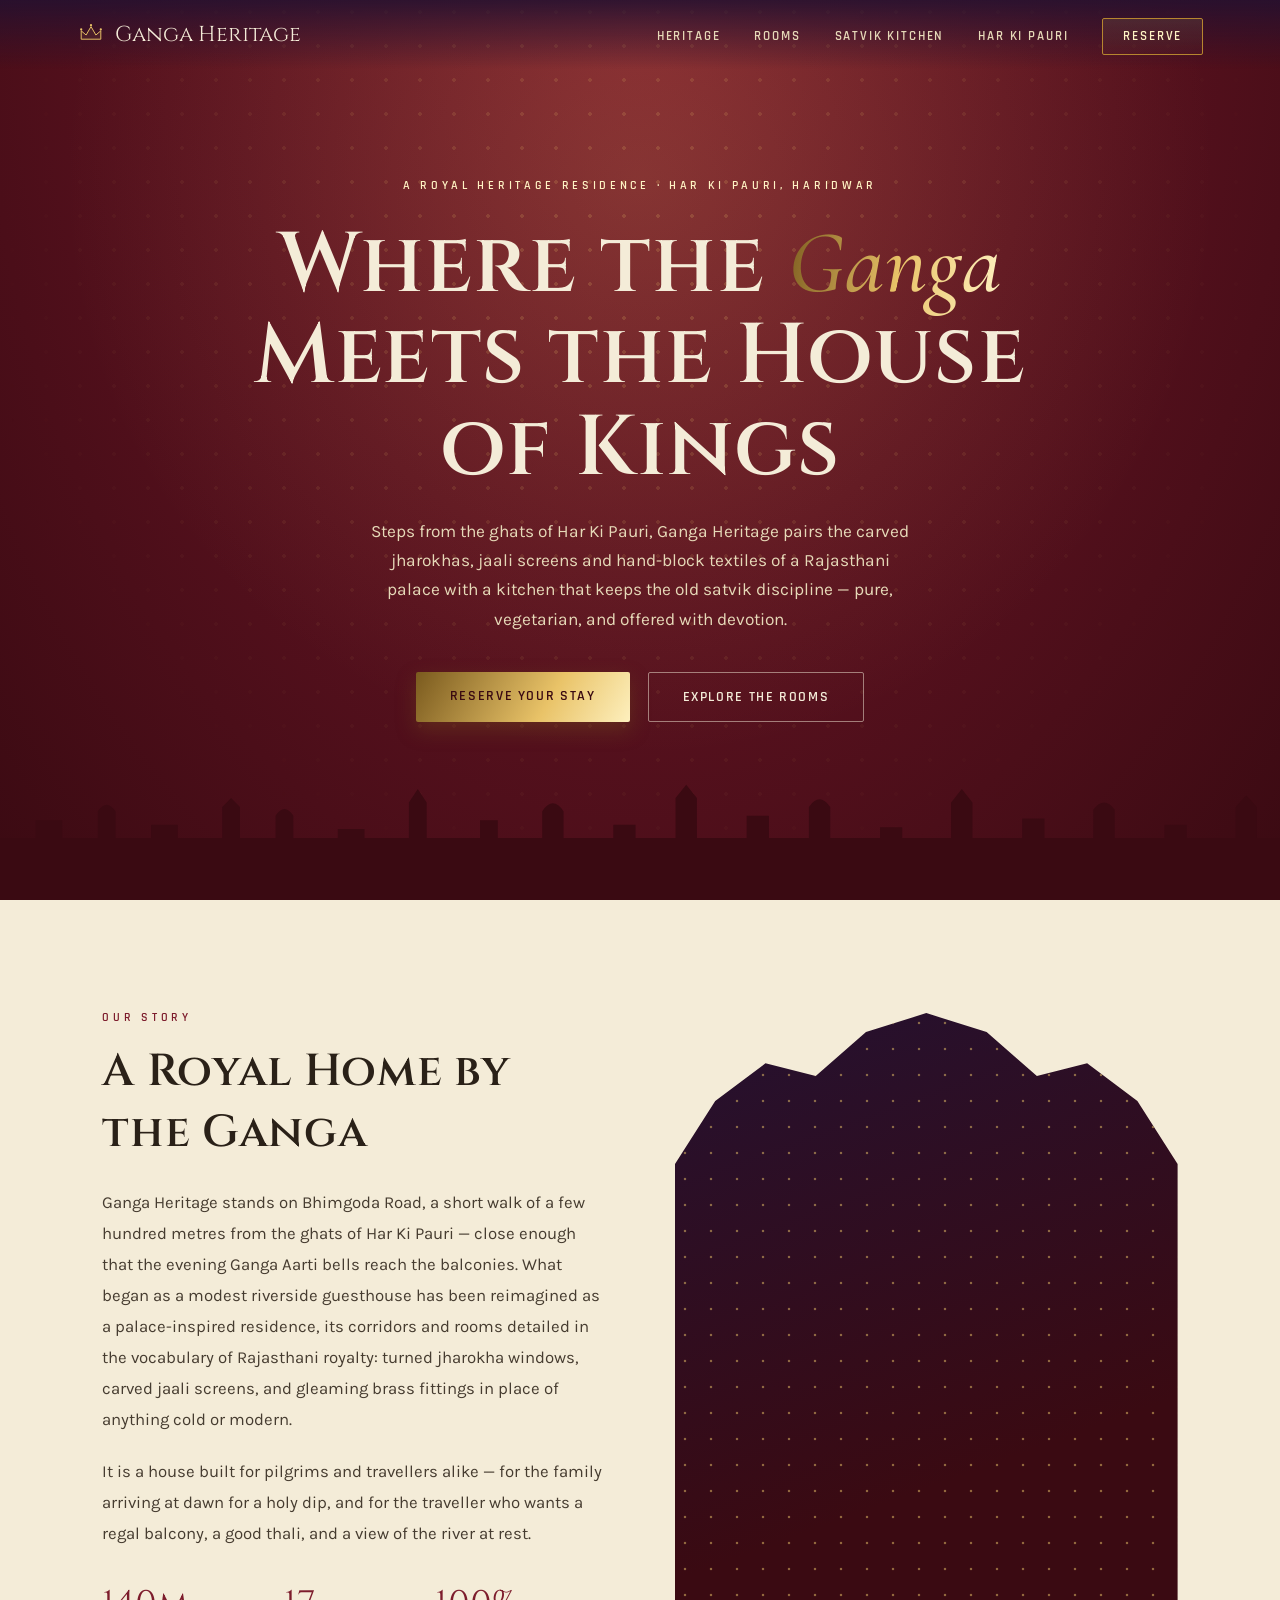
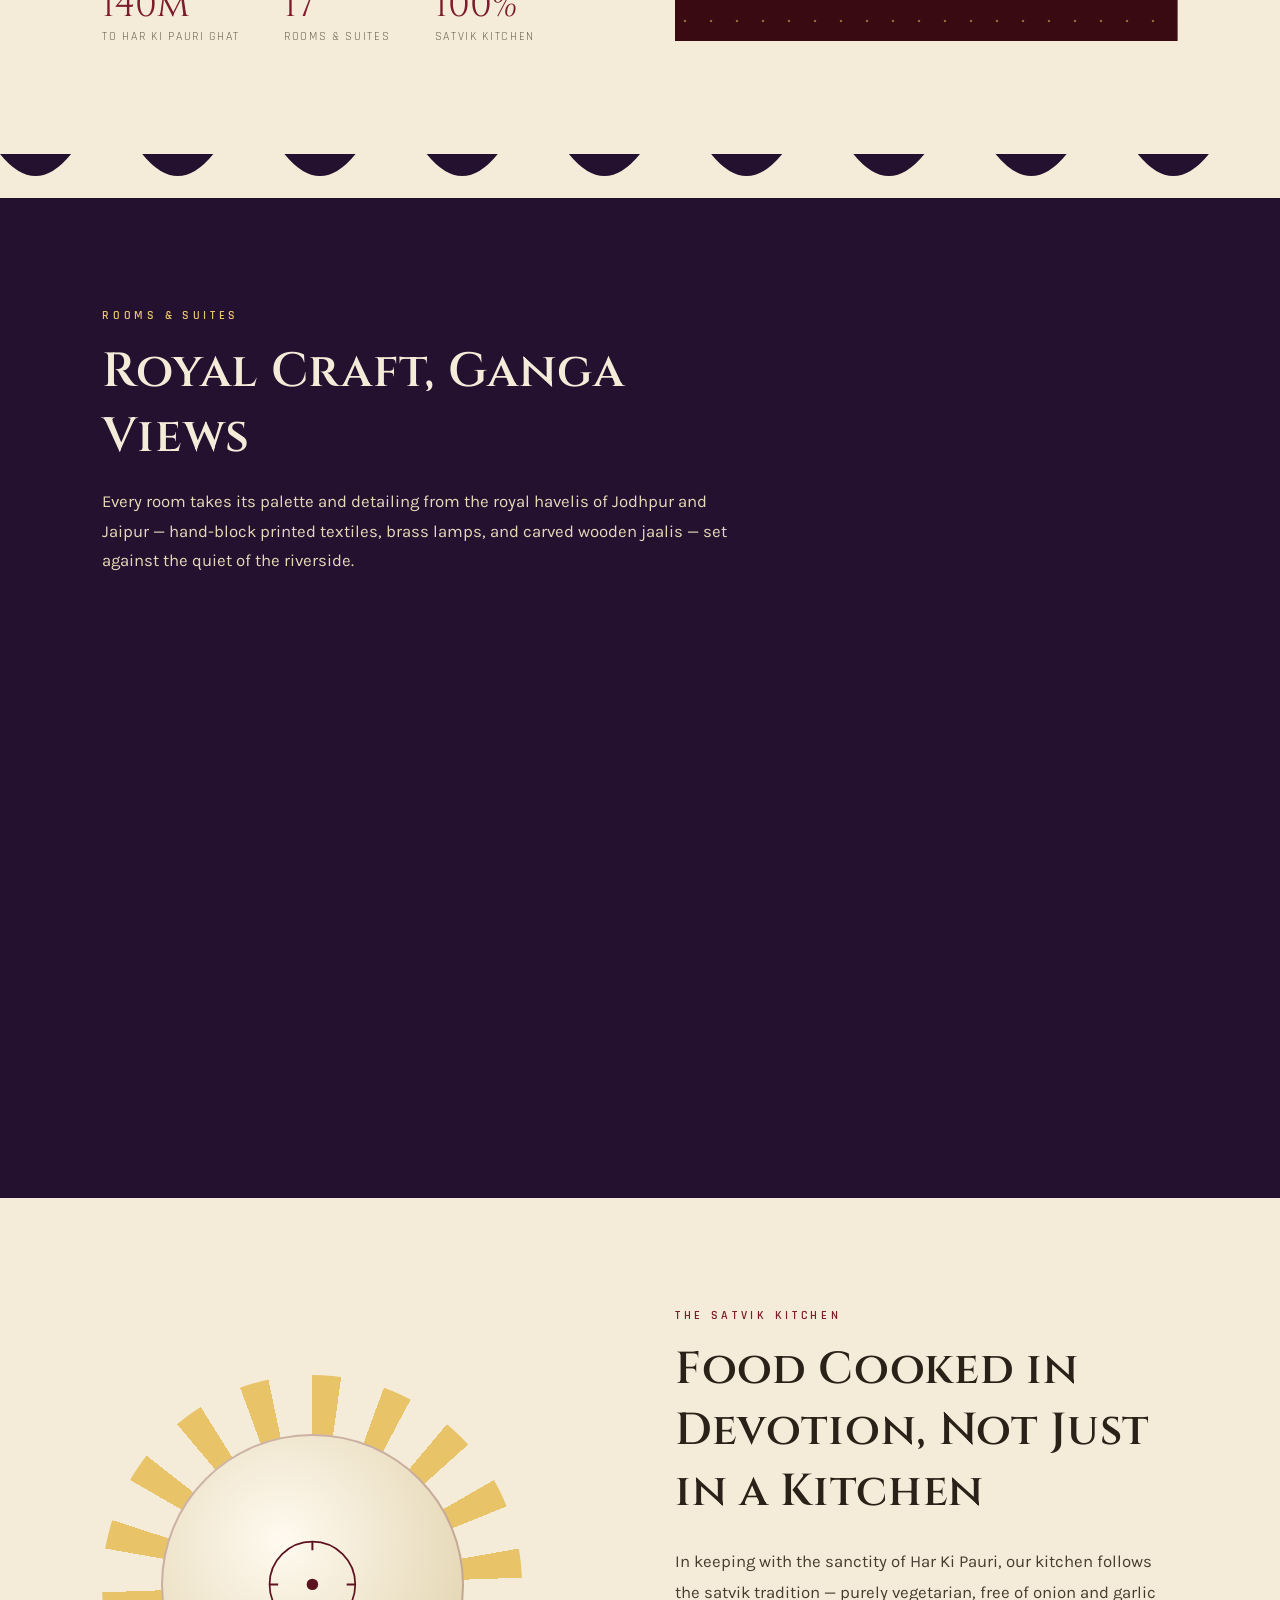
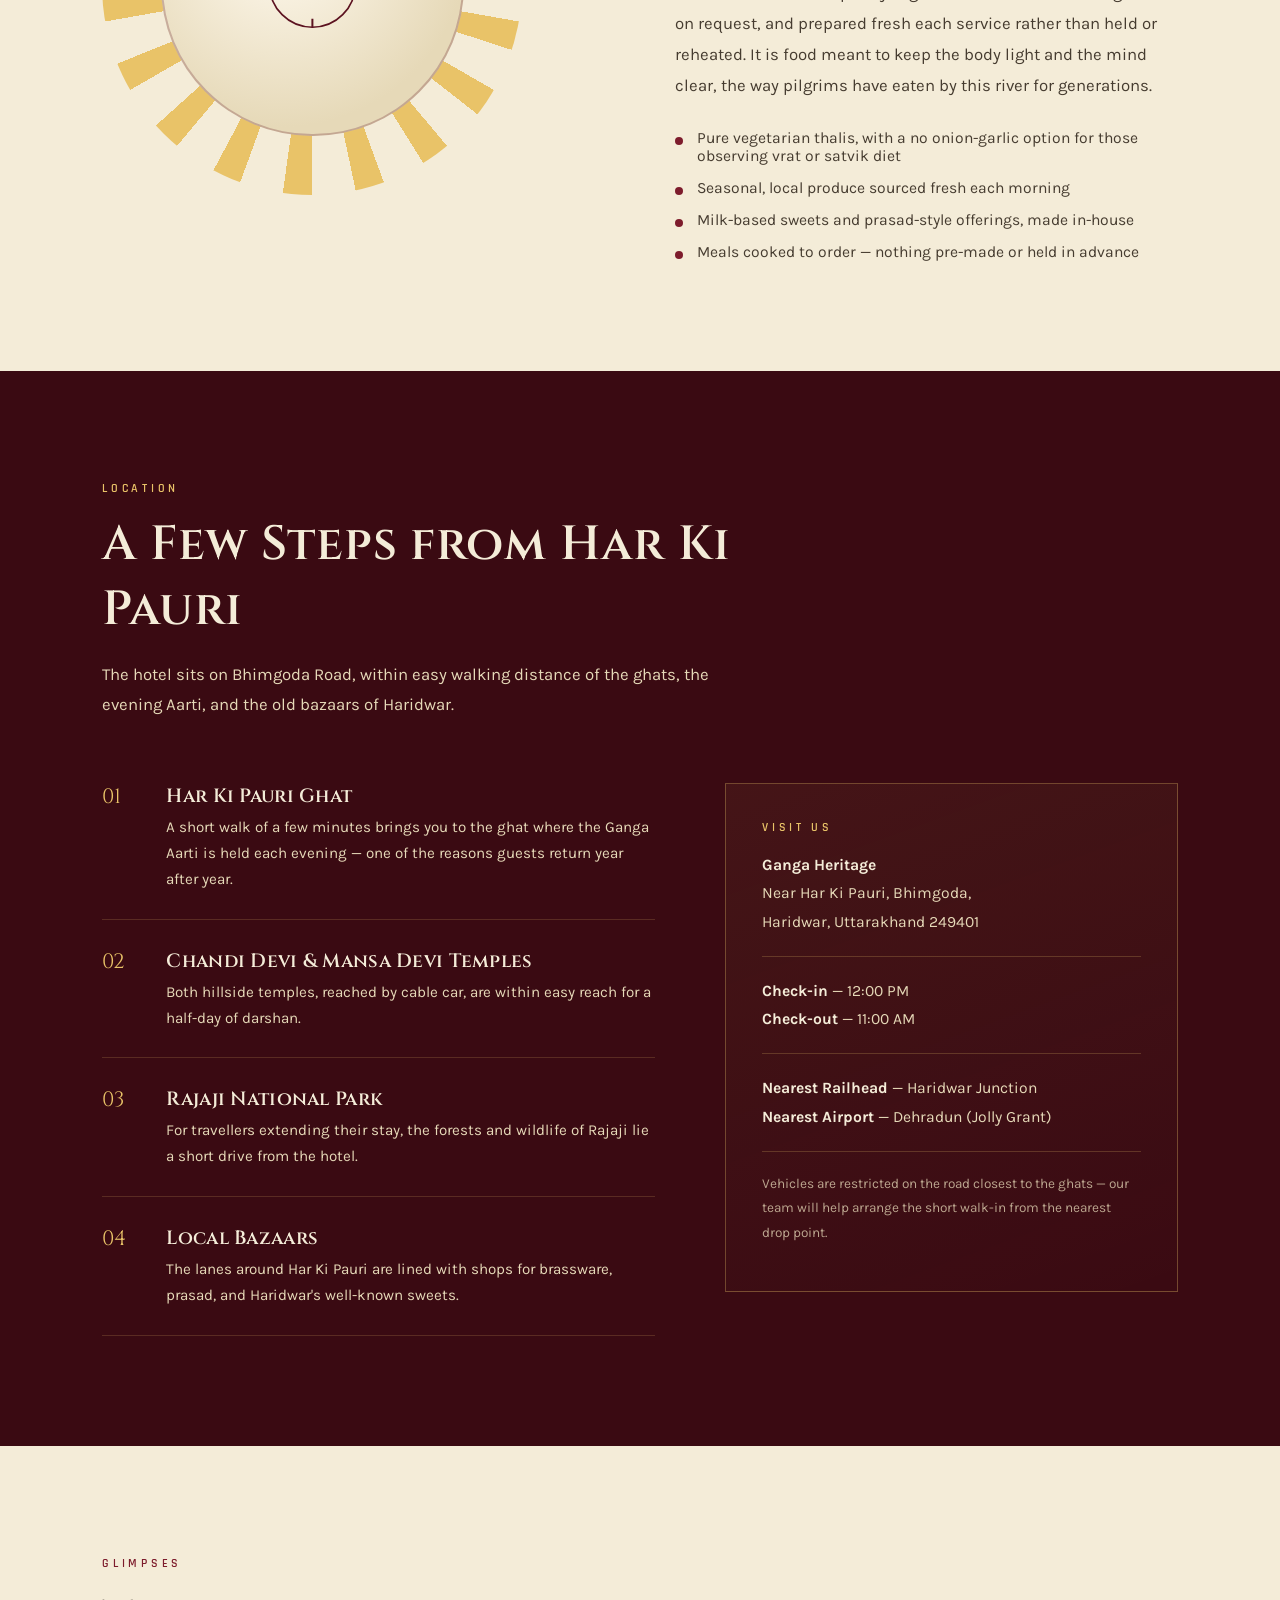
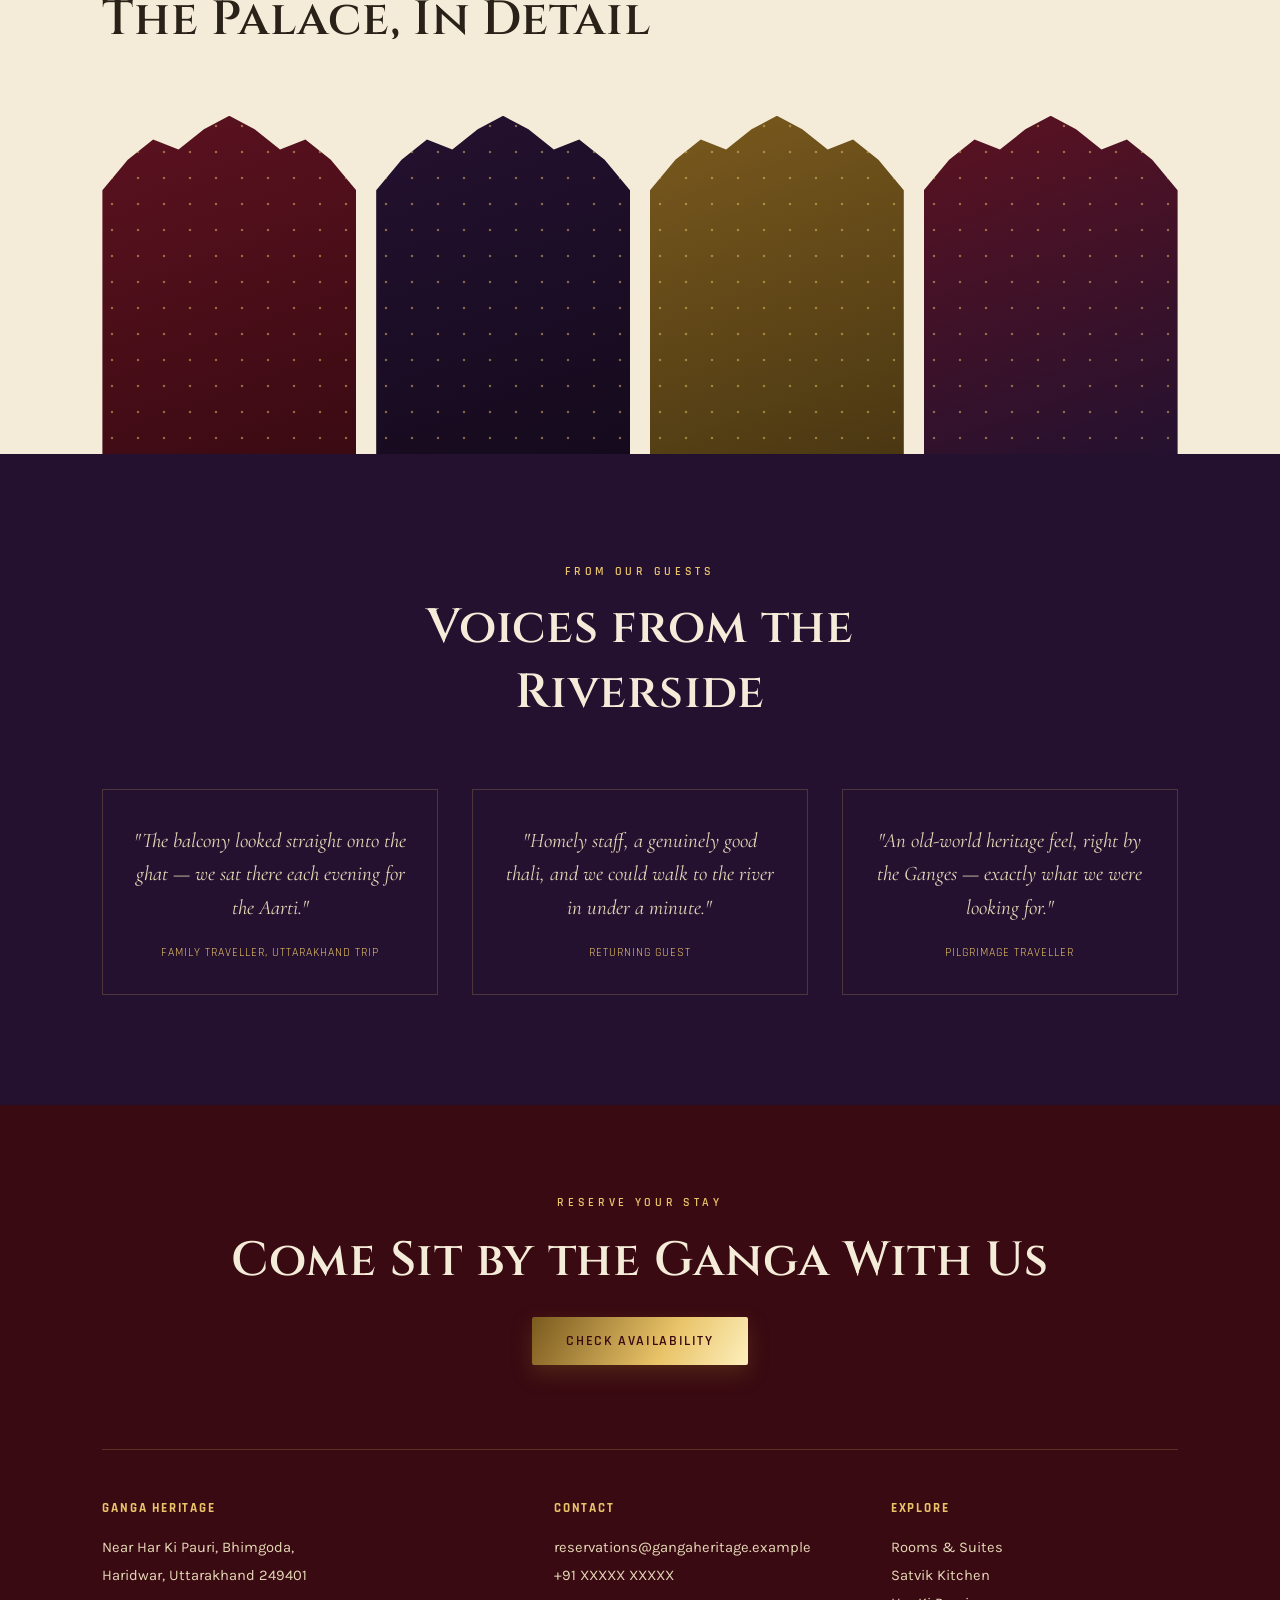
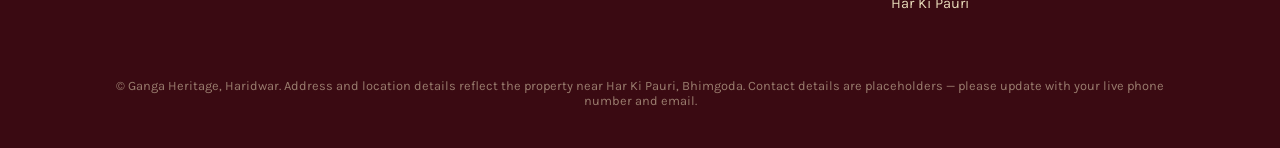
<file: Ganga-heritage-haridwar/ganga-heritage-v2.html>
<!DOCTYPE html>
<html lang="en">
<head>
<meta charset="UTF-8">
<meta name="viewport" content="width=device-width, initial-scale=1.0">
<title>Ganga Heritage — Har Ki Pauri, Haridwar</title>
<link rel="preconnect" href="https://fonts.googleapis.com">
<link href="https://fonts.googleapis.com/css2?family=Cinzel:wght@500;600;700&family=Cormorant+Garamond:ital,wght@0,500;0,600;1,500;1,600&family=Rajdhani:wght@500;600;700&family=Karla:wght@400;500&display=swap" rel="stylesheet">
<style>
  :root{
    --maroon-deep: #3a0a12;
    --maroon: #5c1220;
    --maroon-glow: #7d1c2c;
    --purple: #241130;
    --gold-1: #fff3c4;
    --gold-2: #e9c368;
    --gold-3: #b6862f;
    --gold-4: #7a5a1e;
    --ivory: #f4ecd8;
    --ivory-dim: #e6d9b8;
    --ink: #2a2118;
    --line: rgba(233,195,104,0.35);
  }
  *{box-sizing:border-box; margin:0; padding:0;}
  html{scroll-behavior:smooth;}
  body{
    background:var(--ivory);
    color:var(--ink);
    font-family:'Karla', sans-serif;
    overflow-x:hidden;
  }
  h1,h2,h3{
    font-family:'Cinzel', serif;
    font-weight:600;
    letter-spacing:0.015em;
  }
  .script{
    font-family:'Cormorant Garamond', serif;
    font-style:italic;
    font-weight:500;
  }
  .eyebrow{
    font-family:'Rajdhani', sans-serif;
    font-weight:600;
    letter-spacing:0.32em;
    text-transform:uppercase;
    font-size:0.72rem;
  }
  a{color:inherit; text-decoration:none;}
  img, svg{display:block; max-width:100%;}

  /* ---------- Glossy gold text ---------- */
  .gold-text{
    background:linear-gradient(100deg, var(--gold-4) 0%, var(--gold-2) 22%, var(--gold-1) 42%, var(--gold-2) 58%, var(--gold-4) 100%);
    background-size:250% 100%;
    -webkit-background-clip:text;
    background-clip:text;
    color:transparent;
    animation: shimmer 6s ease-in-out infinite;
  }
  @keyframes shimmer{
    0%{ background-position:0% 50%; }
    50%{ background-position:100% 50%; }
    100%{ background-position:0% 50%; }
  }

  /* ---------- Jali (lattice) background pattern ---------- */
  .jali-bg{
    background-image:
      radial-gradient(circle at 10px 10px, var(--gold-2) 1.4px, transparent 1.6px);
    background-size: 26px 26px;
    animation: driftJali 26s linear infinite;
  }
  @keyframes driftJali{
    0%{ background-position:0 0; }
    100%{ background-position:52px 52px; }
  }

  /* ---------- Reveal on scroll ---------- */
  .reveal{
    opacity:0; transform:translateY(28px);
    transition:opacity 0.9s cubic-bezier(.2,.7,.2,1), transform 0.9s cubic-bezier(.2,.7,.2,1);
  }
  .reveal.in-view{ opacity:1; transform:translateY(0); }
  .reveal-stagger.in-view .stagger-item{ opacity:1; transform:translateY(0); }
  .stagger-item{
    opacity:0; transform:translateY(24px);
    transition:opacity 0.7s ease, transform 0.7s ease;
  }
  .stagger-item:nth-child(1){ transition-delay:0.05s; }
  .stagger-item:nth-child(2){ transition-delay:0.18s; }
  .stagger-item:nth-child(3){ transition-delay:0.31s; }
  .stagger-item:nth-child(4){ transition-delay:0.44s; }

  /* ---------- NAV ---------- */
  header{
    position:fixed; top:0; left:0; right:0; z-index:100;
    display:flex; align-items:center; justify-content:space-between;
    padding:20px 6vw;
    background:linear-gradient(to bottom, rgba(36,17,48,0.88), transparent);
    transition:background 0.35s ease, box-shadow 0.35s ease, padding 0.35s ease;
  }
  header.scrolled{ background:var(--purple); box-shadow:0 4px 26px rgba(0,0,0,0.35); padding:14px 6vw;}
  .brand{
    font-family:'Cinzel', serif;
    font-size:1.35rem;
    color:var(--ivory);
    display:flex; align-items:center; gap:10px;
  }
  .brand .mark{ width:28px; height:28px; animation: crownPulse 4s ease-in-out infinite; }
  @keyframes crownPulse{
    0%,100%{ filter:drop-shadow(0 0 0px rgba(233,195,104,0.0)); }
    50%{ filter:drop-shadow(0 0 6px rgba(233,195,104,0.55)); }
  }
  nav ul{ display:flex; gap:34px; list-style:none; }
  nav li{ position:relative; }
  nav a{
    color:var(--ivory-dim);
    font-family:'Rajdhani', sans-serif;
    font-weight:600;
    letter-spacing:0.14em;
    font-size:0.82rem;
    text-transform:uppercase;
    transition:color 0.2s;
    position:relative;
  }
  nav a:not(.nav-cta)::after{
    content:""; position:absolute; left:0; bottom:-6px; width:0; height:1.5px;
    background:linear-gradient(90deg, var(--gold-3), var(--gold-1));
    transition:width 0.3s ease;
  }
  nav a:not(.nav-cta):hover::after{ width:100%; }
  nav a:hover{ color:var(--gold-1); }
  .nav-cta{
    border:1px solid var(--gold-3);
    padding:9px 20px;
    border-radius:2px;
    color:var(--gold-1) !important;
    background:linear-gradient(180deg, rgba(233,195,104,0.12), rgba(233,195,104,0.02));
    transition:box-shadow 0.3s ease, transform 0.2s ease;
  }
  .nav-cta:hover{ box-shadow:0 0 18px rgba(233,195,104,0.4); transform:translateY(-1px); }

  /* ---------- HERO ---------- */
  .hero{
    position:relative;
    min-height:100vh;
    display:flex; flex-direction:column; align-items:center; justify-content:center;
    text-align:center;
    background:
      radial-gradient(ellipse at 50% 0%, var(--maroon-glow) 0%, var(--maroon) 45%, var(--maroon-deep) 100%);
    overflow:hidden;
    padding:0 6vw;
  }
  .hero::before{
    content:"";
    position:absolute; inset:0;
    background:radial-gradient(circle at 50% 20%, rgba(233,195,104,0.16), transparent 60%);
    animation: breathe 8s ease-in-out infinite;
  }
  @keyframes breathe{
    0%,100%{ opacity:0.7; }
    50%{ opacity:1; }
  }
  .hero-jali{
    position:absolute; inset:0;
    background-image: radial-gradient(circle at 12px 12px, rgba(233,195,104,0.18) 1.6px, transparent 1.8px);
    background-size:34px 34px;
    mask-image: radial-gradient(ellipse at 50% 30%, black 10%, transparent 72%);
    animation: driftJali 40s linear infinite;
  }
  .hero-content{ position:relative; z-index:3; max-width:800px; }
  .hero .eyebrow{
    color:var(--gold-1); margin-bottom:22px;
    opacity:0; transform:translateY(16px);
    animation: riseIn 0.9s 0.15s ease forwards;
  }
  .hero h1{
    font-size:clamp(2.6rem, 7vw, 5.3rem);
    color:var(--ivory);
    line-height:1.08;
    opacity:0; transform:translateY(22px);
    animation: riseIn 1s 0.35s ease forwards;
  }
  .hero h1 .script{ font-size:1.05em; }
  .hero p.sub{
    margin-top:22px;
    font-size:1.08rem;
    color:var(--ivory-dim);
    max-width:540px;
    margin-left:auto; margin-right:auto;
    line-height:1.7;
    opacity:0; transform:translateY(18px);
    animation: riseIn 1s 0.6s ease forwards;
  }
  @keyframes riseIn{ to{ opacity:1; transform:translateY(0); } }

  .hero-ctas{
    margin-top:38px; display:flex; gap:18px; justify-content:center; flex-wrap:wrap;
    opacity:0; transform:translateY(16px);
    animation: riseIn 1s 0.85s ease forwards;
  }
  .btn{
    font-family:'Rajdhani', sans-serif;
    font-weight:600; letter-spacing:0.12em; text-transform:uppercase;
    font-size:0.85rem;
    padding:15px 34px;
    border-radius:2px;
    transition:transform 0.25s ease, box-shadow 0.3s ease;
    display:inline-block;
    position:relative;
    overflow:hidden;
  }
  .btn-gold{
    background:linear-gradient(120deg, var(--gold-4) 0%, var(--gold-2) 30%, var(--gold-1) 50%, var(--gold-2) 70%, var(--gold-4) 100%);
    background-size:220% 100%;
    color:var(--maroon-deep);
    box-shadow:0 8px 20px rgba(122,90,30,0.35);
  }
  .btn-gold:hover{ transform:translateY(-2px); background-position:100% 0; box-shadow:0 12px 30px rgba(233,195,104,0.45); }
  .btn-line{ border:1px solid rgba(244,236,216,0.5); color:var(--ivory); }
  .btn-line::after{
    content:""; position:absolute; top:0; left:-120%; width:60%; height:100%;
    background:linear-gradient(115deg, transparent, rgba(255,255,255,0.35), transparent);
    transform:skewX(-20deg);
    transition:left 0.6s ease;
  }
  .btn-line:hover::after{ left:130%; }
  .btn-line:hover{ border-color:var(--gold-2); color:var(--gold-1); }

  .skyline{ position:absolute; bottom:0; left:0; right:0; z-index:2; line-height:0; }
  .skyline svg{ width:100%; height:auto; }

  .arch-divider{ line-height:0; }
  .arch-divider svg{ width:100%; height:44px; display:block; }

  /* ---------- SECTION SHELL ---------- */
  section{ padding:110px 8vw; position:relative; }
  .section-head{ max-width:640px; margin-bottom:64px; }
  .section-head .eyebrow{ color:var(--maroon-glow); margin-bottom:16px; }
  .section-head h2{ font-size:clamp(2rem, 4vw, 3rem); }
  .section-head p{ margin-top:18px; font-size:1.05rem; line-height:1.75; color:#463c30; }

  /* ---------- ABOUT ---------- */
  .about{ background:var(--ivory); }
  .about-grid{ display:grid; grid-template-columns:1fr 1fr; gap:70px; align-items:center; }
  .about-copy p{ font-size:1.05rem; line-height:1.85; color:#463c30; margin-bottom:20px; }
  .about-copy p:last-child{margin-bottom:0;}
  .stat-row{ display:flex; gap:44px; margin-top:38px; flex-wrap:wrap; }
  .stat{ font-family:'Rajdhani', sans-serif; }
  .stat .num{ font-family:'Cinzel', serif; font-size:2.3rem; color:var(--maroon-glow); line-height:1; }
  .stat .lbl{ font-size:0.75rem; letter-spacing:0.14em; text-transform:uppercase; color:#6b5f4d; margin-top:6px; }

  .jharokha-frame{
    position:relative;
    aspect-ratio:4/5;
    background:linear-gradient(160deg, var(--purple), var(--maroon-deep) 70%);
    clip-path: polygon(
      50% 0%, 62% 3%, 72% 10%, 82% 8%, 92% 14%, 100% 24%,
      100% 100%, 0% 100%, 0% 24%, 8% 14%, 18% 8%, 28% 10%, 38% 3%
    );
    display:flex; align-items:center; justify-content:center;
    padding:40px;
    transition:transform 0.5s ease;
  }
  .jharokha-frame:hover{ transform:translateY(-6px); }
  .jharokha-frame .jali-bg{ position:absolute; inset:0; opacity:0.5; }
  .jharokha-frame .inner-motif{ position:relative; z-index:2; width:56%; opacity:0.95;}
  .inner-motif path, .inner-motif circle{ animation: glowLine 5s ease-in-out infinite; }
  @keyframes glowLine{
    0%,100%{ stroke:#b6862f; }
    50%{ stroke:#fff3c4; }
  }

  /* ---------- ROOMS ---------- */
  .rooms{ background:var(--purple); }
  .rooms .section-head .eyebrow{ color:var(--gold-2); }
  .rooms .section-head h2{ color:var(--ivory); }
  .rooms .section-head p{ color:var(--ivory-dim); }

  .room-grid{ display:grid; grid-template-columns:repeat(3, 1fr); gap:34px; }
  .room-card{
    background:rgba(244,236,216,0.04);
    border:1px solid rgba(233,195,104,0.22);
    padding:0 0 30px 0;
    transition:transform 0.35s ease, border-color 0.35s ease, box-shadow 0.35s ease;
  }
  .room-card:hover{ transform:translateY(-8px); border-color:var(--gold-2); box-shadow:0 20px 40px rgba(0,0,0,0.35); }
  .room-swatch{ height:220px; position:relative; overflow:hidden; background:linear-gradient(135deg, var(--swatch-a), var(--swatch-b)); }
  .room-swatch::after{
    content:""; position:absolute; top:0; left:-150%; width:70%; height:100%;
    background:linear-gradient(115deg, transparent, rgba(255,255,255,0.22), transparent);
    transform:skewX(-20deg);
    transition:left 0.8s ease;
  }
  .room-card:hover .room-swatch::after{ left:150%; }
  .room-swatch .jali-bg{ position:absolute; inset:0; opacity:0.55; }
  .room-swatch .arch-icon{ position:absolute; bottom:-2px; right:16px; width:64px; opacity:0.9;}
  .room-card h3{ color:var(--ivory); font-size:1.4rem; padding:26px 26px 6px; }
  .room-card .tag{ padding:0 26px; font-family:'Rajdhani',sans-serif; color:var(--gold-2); font-size:0.8rem; letter-spacing:0.1em; text-transform:uppercase; margin-bottom:14px; display:block;}
  .room-card p{ padding:0 26px; color:var(--ivory-dim); font-size:0.96rem; line-height:1.7; }

  /* ---------- DINING (SATVIK) ---------- */
  .dining{ background:var(--ivory); }
  .dining-grid{ display:grid; grid-template-columns:1fr 1fr; gap:70px; align-items:center; }
  .thali-art{
    position:relative; aspect-ratio:1/1; border-radius:50%;
    background:
      repeating-conic-gradient(from 0deg, var(--gold-2) 0deg 8deg, transparent 8deg 20deg);
    display:flex; align-items:center; justify-content:center;
    max-width:420px;
    animation: rotateSlow 40s linear infinite;
  }
  @keyframes rotateSlow{ to{ transform:rotate(360deg); } }
  .thali-art::before{
    content:""; position:absolute; inset:14%;
    border-radius:50%;
    background:radial-gradient(circle at 40% 35%, #fffaf0, var(--ivory-dim) 70%);
    box-shadow: inset 0 0 0 2px rgba(92,18,32,0.25);
  }
  .thali-art .center-mark{ position:relative; z-index:2; width:34%; animation: rotateSlow 40s linear infinite reverse; }
  .dining-copy .eyebrow{ color:var(--maroon-glow); margin-bottom:16px; }
  .dining-copy p{ font-size:1.05rem; line-height:1.85; color:#463c30; margin-bottom:20px; }
  .satvik-points{ list-style:none; margin-top:28px; display:grid; gap:14px; }
  .satvik-points li{ display:flex; gap:14px; align-items:flex-start; font-size:0.98rem; color:#463c30; }
  .satvik-points .dot{ width:8px; height:8px; margin-top:8px; border-radius:50%; background:var(--maroon-glow); flex:none; }

  /* ---------- EXPERIENCE / LOCATION ---------- */
  .experience{ background:var(--maroon-deep); color:var(--ivory); }
  .experience .section-head .eyebrow{ color:var(--gold-2); }
  .experience .section-head h2{ color:var(--ivory); }
  .experience .section-head p{ color:var(--ivory-dim); }
  .exp-grid{ display:grid; grid-template-columns:1.1fr 0.9fr; gap:70px; }
  .exp-list{ display:grid; gap:28px; }
  .exp-item{ display:flex; gap:20px; padding-bottom:26px; border-bottom:1px solid rgba(233,195,104,0.18); transition:transform 0.3s ease; }
  .exp-item:hover{ transform:translateX(6px); }
  .exp-item .num{ font-family:'Cinzel', serif; font-size:1.3rem; color:var(--gold-2); flex:none; width:44px; }
  .exp-item h3{ font-size:1.2rem; color:var(--ivory); margin-bottom:6px; }
  .exp-item p{ color:var(--ivory-dim); font-size:0.95rem; line-height:1.7; }
  .address-card{
    border:1px solid rgba(233,195,104,0.32);
    padding:36px;
    height:fit-content;
    background:linear-gradient(160deg, rgba(233,195,104,0.06), transparent);
  }
  .address-card .eyebrow{ color:var(--gold-2); margin-bottom:16px; }
  .address-card p{ color:var(--ivory-dim); line-height:1.8; margin-bottom:10px; font-size:0.98rem; }
  .address-card .divider{ height:1px; background:rgba(233,195,104,0.22); margin:20px 0; }

  /* ---------- GALLERY STRIP ---------- */
  .gallery{ background:var(--ivory); padding-bottom:0; }
  .gallery-strip{ display:grid; grid-template-columns:repeat(4,1fr); gap:20px; }
  .g-tile{
    aspect-ratio:3/4; position:relative; overflow:hidden;
    clip-path: polygon(50% 0%,60% 4%,70% 10%,80% 7%,90% 13%,100% 22%,100% 100%,0 100%,0 22%,10% 13%,20% 7%,30% 10%,40% 4%);
    transition:transform 0.4s ease;
  }
  .g-tile:hover{ transform:translateY(-8px) scale(1.02); }
  .g-tile .jali-bg{position:absolute; inset:0; opacity:0.5;}

  /* ---------- TESTIMONIALS ---------- */
  .testimonials{ background:var(--purple); text-align:center; }
  .testimonials .section-head{ margin-left:auto; margin-right:auto; text-align:center; }
  .testimonials .section-head .eyebrow{ color:var(--gold-2); }
  .testimonials .section-head h2{ color:var(--ivory); }
  .t-grid{ display:grid; grid-template-columns:repeat(3,1fr); gap:34px; }
  .t-card{ border:1px solid rgba(233,195,104,0.2); padding:34px 28px; transition:transform 0.3s ease, box-shadow 0.3s ease; }
  .t-card:hover{ transform:translateY(-6px); box-shadow:0 18px 34px rgba(0,0,0,0.3); }
  .t-card p.quote{ color:var(--ivory-dim); font-family:'Cormorant Garamond', serif; font-style:italic; font-size:1.3rem; line-height:1.6;}
  .t-card .who{ margin-top:20px; font-family:'Rajdhani',sans-serif; color:var(--gold-2); letter-spacing:0.08em; text-transform:uppercase; font-size:0.78rem; }

  /* ---------- FOOTER / CTA ---------- */
  footer{ background:var(--maroon-deep); padding:90px 8vw 40px; color:var(--ivory-dim); }
  .foot-cta{ text-align:center; margin-bottom:80px; }
  .foot-cta h2{ color:var(--ivory); font-size:clamp(2rem,4vw,3rem); margin-bottom:24px; }
  .foot-grid{ display:grid; grid-template-columns:1.4fr 1fr 1fr; gap:50px; border-top:1px solid rgba(233,195,104,0.2); padding-top:50px; }
  .foot-grid h4{ font-family:'Rajdhani',sans-serif; color:var(--gold-2); letter-spacing:0.14em; text-transform:uppercase; font-size:0.8rem; margin-bottom:18px; }
  .foot-grid p, .foot-grid a{ font-size:0.92rem; line-height:1.9; display:block; }
  .foot-grid a:hover{ color:var(--gold-1); }
  .fine-print{ margin-top:60px; font-size:0.8rem; opacity:0.55; text-align:center; }

  /* ---------- responsive ---------- */
  @media (max-width:900px){
    nav ul{ display:none; }
    .about-grid, .dining-grid, .exp-grid{ grid-template-columns:1fr; gap:48px; }
    .room-grid{ grid-template-columns:1fr; }
    .gallery-strip{ grid-template-columns:repeat(2,1fr); }
    .t-grid{ grid-template-columns:1fr; }
    .foot-grid{ grid-template-columns:1fr; gap:36px; }
    section{ padding:80px 6vw; }
  }
  @media (prefers-reduced-motion: reduce){
    *{ animation:none !important; transition:none !important; }
    .reveal, .stagger-item{ opacity:1 !important; transform:none !important; }
  }
</style>
</head>
<body>

<header id="siteHeader">
  <a href="#top" class="brand">
    <svg class="mark" viewBox="0 0 40 40" fill="none"><path d="M6 26 L6 14 L13 20 L20 8 L27 20 L34 14 L34 26 Z" stroke="#e9c368" stroke-width="1.4" fill="rgba(233,195,104,0.08)"/><circle cx="6" cy="12" r="1.6" fill="#e9c368"/><circle cx="20" cy="6" r="1.6" fill="#e9c368"/><circle cx="34" cy="12" r="1.6" fill="#e9c368"/></svg>
    Ganga Heritage
  </a>
  <nav>
    <ul>
      <li><a href="#about">Heritage</a></li>
      <li><a href="#rooms">Rooms</a></li>
      <li><a href="#dining">Satvik Kitchen</a></li>
      <li><a href="#experience">Har Ki Pauri</a></li>
      <li><a href="#contact" class="nav-cta">Reserve</a></li>
    </ul>
  </nav>
</header>

<section class="hero" id="top">
  <div class="hero-jali"></div>
  <div class="hero-content">
    <div class="eyebrow">A Royal Heritage Residence · Har Ki Pauri, Haridwar</div>
    <h1>Where the <span class="script gold-text">Ganga</span><br>Meets the House of Kings</h1>
    <p class="sub">Steps from the ghats of Har Ki Pauri, Ganga Heritage pairs the carved jharokhas, jaali screens and hand-block textiles of a Rajasthani palace with a kitchen that keeps the old satvik discipline — pure, vegetarian, and offered with devotion.</p>
    <div class="hero-ctas">
      <a href="#contact" class="btn btn-gold">Reserve Your Stay</a>
      <a href="#rooms" class="btn btn-line">Explore the Rooms</a>
    </div>
  </div>
  <div class="skyline">
    <svg viewBox="0 0 1440 160" preserveAspectRatio="none">
      <path d="M0,160 L0,90 L40,90 L40,70 L70,70 L70,90 L110,90 L110,60 Q120,45 130,60 L130,90 L170,90 L170,75 L200,75 L200,90 L250,90 L250,55 L260,45 L270,55 L270,90 L310,90 L310,65 Q320,50 330,65 L330,90 L380,90 L380,80 L410,80 L410,90 L460,90 L460,50 L470,35 L480,50 L480,90 L540,90 L540,70 L560,70 L560,90 L610,90 L610,60 Q622,42 634,60 L634,90 L690,90 L690,75 L715,75 L715,90 L760,90 L760,45 L772,30 L784,45 L784,90 L840,90 L840,65 L865,65 L865,90 L910,90 L910,55 Q922,38 934,55 L934,90 L990,90 L990,78 L1015,78 L1015,90 L1070,90 L1070,50 L1082,35 L1094,50 L1094,90 L1150,90 L1150,68 L1175,68 L1175,90 L1230,90 L1230,58 Q1242,42 1254,58 L1254,90 L1310,90 L1310,75 L1335,75 L1335,90 L1390,90 L1390,55 L1402,42 L1414,55 L1414,90 L1440,90 L1440,160 Z" fill="#3a0a12"/>
    </svg>
  </div>
</section>

<section class="about reveal" id="about">
  <div class="about-grid">
    <div class="about-copy">
      <div class="eyebrow" style="color:var(--maroon-glow); margin-bottom:16px;">Our Story</div>
      <h2 style="font-size:clamp(2rem,4vw,2.8rem); margin-bottom:24px;">A Royal Home by the Ganga</h2>
      <p>Ganga Heritage stands on Bhimgoda Road, a short walk of a few hundred metres from the ghats of Har Ki Pauri — close enough that the evening Ganga Aarti bells reach the balconies. What began as a modest riverside guesthouse has been reimagined as a palace-inspired residence, its corridors and rooms detailed in the vocabulary of Rajasthani royalty: turned jharokha windows, carved jaali screens, and gleaming brass fittings in place of anything cold or modern.</p>
      <p>It is a house built for pilgrims and travellers alike — for the family arriving at dawn for a holy dip, and for the traveller who wants a regal balcony, a good thali, and a view of the river at rest.</p>
      <div class="stat-row">
        <div class="stat"><div class="num">140m</div><div class="lbl">to Har Ki Pauri Ghat</div></div>
        <div class="stat"><div class="num">17</div><div class="lbl">Rooms &amp; Suites</div></div>
        <div class="stat"><div class="num">100%</div><div class="lbl">Satvik Kitchen</div></div>
      </div>
    </div>
    <div class="jharokha-frame">
      <div class="jali-bg"></div>
      <svg class="inner-motif" viewBox="0 0 200 200" fill="none">
        <path d="M100 10 C130 10 150 40 150 70 L150 190 L50 190 L50 70 C50 40 70 10 100 10 Z" stroke-width="1.4"/>
        <path d="M70 70 Q100 40 130 70" stroke-width="1.4"/>
        <circle cx="100" cy="100" r="18" stroke-width="1.2"/>
        <path d="M50 150 L150 150 M50 130 L150 130 M50 110 L150 110" stroke-width="0.6" opacity="0.6"/>
      </svg>
    </div>
  </div>
</section>

<div class="arch-divider" style="background:var(--ivory);">
  <svg viewBox="0 0 1440 44" preserveAspectRatio="none"><path d="M0,0 Q40,44 80,0 T160,0 T240,0 T320,0 T400,0 T480,0 T560,0 T640,0 T720,0 T800,0 T880,0 T960,0 T1040,0 T1120,0 T1200,0 T1280,0 T1360,0 T1440,0 L1440,0 L0,0 Z" fill="#241130"/></svg>
</div>

<section class="rooms reveal" id="rooms">
  <div class="section-head">
    <div class="eyebrow">Rooms &amp; Suites</div>
    <h2>Royal Craft, Ganga Views</h2>
    <p>Every room takes its palette and detailing from the royal havelis of Jodhpur and Jaipur — hand-block printed textiles, brass lamps, and carved wooden jaalis — set against the quiet of the riverside.</p>
  </div>
  <div class="room-grid reveal-stagger">
    <div class="room-card stagger-item">
      <div class="room-swatch" style="--swatch-a:#5c1220; --swatch-b:#3a0a12;">
        <div class="jali-bg"></div>
        <svg class="arch-icon" viewBox="0 0 60 60"><path d="M30 4 C42 4 50 18 50 30 L50 56 L10 56 L10 30 C10 18 18 4 30 4Z" stroke="#e9c368" stroke-width="1.2" fill="none"/></svg>
      </div>
      <h3>Haveli Room</h3>
      <span class="tag">Garden / Courtyard Facing</span>
      <p>Sandstone-toned walls, a carved wooden headboard, and a sit-out jharokha nook — a calm, elegant base steps from the ghats.</p>
    </div>
    <div class="room-card stagger-item">
      <div class="room-swatch" style="--swatch-a:#241130; --swatch-b:#150a1d;">
        <div class="jali-bg"></div>
        <svg class="arch-icon" viewBox="0 0 60 60"><path d="M30 4 C42 4 50 18 50 30 L50 56 L10 56 L10 30 C10 18 18 4 30 4Z" stroke="#e9c368" stroke-width="1.2" fill="none"/></svg>
      </div>
      <h3>Ganga View Room</h3>
      <span class="tag">Private Balcony</span>
      <p>Wake to the ghat and the river from your own balcony — the hotel's most requested room, ideal for the Ganga Aarti hour.</p>
    </div>
    <div class="room-card stagger-item">
      <div class="room-swatch" style="--swatch-a:#7a5a1e; --swatch-b:#4a3712;">
        <div class="jali-bg"></div>
        <svg class="arch-icon" viewBox="0 0 60 60"><path d="M30 4 C42 4 50 18 50 30 L50 56 L10 56 L10 30 C10 18 18 4 30 4Z" stroke="#e9c368" stroke-width="1.2" fill="none"/></svg>
      </div>
      <h3>Maharaja Suite</h3>
      <span class="tag">River Facing · Sitting Area</span>
      <p>The largest of our rooms, with a separate sitting area, brass-fitted writing desk, and uninterrupted views over the Ganga.</p>
    </div>
  </div>
</section>

<section class="dining reveal" id="dining">
  <div class="dining-grid">
    <div class="thali-art">
      <svg class="center-mark" viewBox="0 0 100 100" fill="none">
        <circle cx="50" cy="50" r="30" stroke="#5c1220" stroke-width="1.2"/>
        <circle cx="50" cy="50" r="4" fill="#5c1220"/>
        <path d="M50 20 L50 26 M50 74 L50 80 M20 50 L26 50 M74 50 L80 50" stroke="#5c1220" stroke-width="1.4"/>
      </svg>
    </div>
    <div class="dining-copy">
      <div class="eyebrow">The Satvik Kitchen</div>
      <h2 style="font-size:clamp(2rem,4vw,2.8rem); margin-bottom:24px;">Food Cooked in Devotion, Not Just in a Kitchen</h2>
      <p>In keeping with the sanctity of Har Ki Pauri, our kitchen follows the satvik tradition — purely vegetarian, free of onion and garlic on request, and prepared fresh each service rather than held or reheated. It is food meant to keep the body light and the mind clear, the way pilgrims have eaten by this river for generations.</p>
      <ul class="satvik-points">
        <li><span class="dot"></span> Pure vegetarian thalis, with a no onion-garlic option for those observing vrat or satvik diet</li>
        <li><span class="dot"></span> Seasonal, local produce sourced fresh each morning</li>
        <li><span class="dot"></span> Milk-based sweets and prasad-style offerings, made in-house</li>
        <li><span class="dot"></span> Meals cooked to order — nothing pre-made or held in advance</li>
      </ul>
    </div>
  </div>
</section>

<section class="experience reveal" id="experience">
  <div class="section-head">
    <div class="eyebrow">Location</div>
    <h2>A Few Steps from Har Ki Pauri</h2>
    <p>The hotel sits on Bhimgoda Road, within easy walking distance of the ghats, the evening Aarti, and the old bazaars of Haridwar.</p>
  </div>
  <div class="exp-grid">
    <div class="exp-list">
      <div class="exp-item">
        <div class="num">01</div>
        <div><h3>Har Ki Pauri Ghat</h3><p>A short walk of a few minutes brings you to the ghat where the Ganga Aarti is held each evening — one of the reasons guests return year after year.</p></div>
      </div>
      <div class="exp-item">
        <div class="num">02</div>
        <div><h3>Chandi Devi &amp; Mansa Devi Temples</h3><p>Both hillside temples, reached by cable car, are within easy reach for a half-day of darshan.</p></div>
      </div>
      <div class="exp-item">
        <div class="num">03</div>
        <div><h3>Rajaji National Park</h3><p>For travellers extending their stay, the forests and wildlife of Rajaji lie a short drive from the hotel.</p></div>
      </div>
      <div class="exp-item">
        <div class="num">04</div>
        <div><h3>Local Bazaars</h3><p>The lanes around Har Ki Pauri are lined with shops for brassware, prasad, and Haridwar's well-known sweets.</p></div>
      </div>
    </div>
    <div class="address-card">
      <div class="eyebrow">Visit Us</div>
      <p><strong style="color:var(--ivory);">Ganga Heritage</strong><br>Near Har Ki Pauri, Bhimgoda,<br>Haridwar, Uttarakhand 249401</p>
      <div class="divider"></div>
      <p><strong style="color:var(--ivory);">Check-in</strong> — 12:00 PM<br><strong style="color:var(--ivory);">Check-out</strong> — 11:00 AM</p>
      <div class="divider"></div>
      <p><strong style="color:var(--ivory);">Nearest Railhead</strong> — Haridwar Junction<br><strong style="color:var(--ivory);">Nearest Airport</strong> — Dehradun (Jolly Grant)</p>
      <div class="divider"></div>
      <p style="font-size:0.85rem; opacity:0.75;">Vehicles are restricted on the road closest to the ghats — our team will help arrange the short walk-in from the nearest drop point.</p>
    </div>
  </div>
</section>

<section class="gallery reveal" id="gallery">
  <div class="section-head">
    <div class="eyebrow" style="color:var(--maroon-glow);">Glimpses</div>
    <h2>The Palace, In Detail</h2>
  </div>
  <div class="gallery-strip">
    <div class="g-tile" style="background:linear-gradient(160deg,#5c1220,#3a0a12);"><div class="jali-bg"></div></div>
    <div class="g-tile" style="background:linear-gradient(160deg,#241130,#150a1d);"><div class="jali-bg"></div></div>
    <div class="g-tile" style="background:linear-gradient(160deg,#7a5a1e,#4a3712);"><div class="jali-bg"></div></div>
    <div class="g-tile" style="background:linear-gradient(160deg,#5c1220,#241130);"><div class="jali-bg"></div></div>
  </div>
</section>

<section class="testimonials reveal">
  <div class="section-head">
    <div class="eyebrow">From Our Guests</div>
    <h2>Voices from the Riverside</h2>
  </div>
  <div class="t-grid">
    <div class="t-card">
      <p class="quote">"The balcony looked straight onto the ghat — we sat there each evening for the Aarti."</p>
      <div class="who">Family Traveller, Uttarakhand Trip</div>
    </div>
    <div class="t-card">
      <p class="quote">"Homely staff, a genuinely good thali, and we could walk to the river in under a minute."</p>
      <div class="who">Returning Guest</div>
    </div>
    <div class="t-card">
      <p class="quote">"An old-world heritage feel, right by the Ganges — exactly what we were looking for."</p>
      <div class="who">Pilgrimage Traveller</div>
    </div>
  </div>
</section>

<footer id="contact">
  <div class="foot-cta">
    <div class="eyebrow" style="color:var(--gold-2); margin-bottom:18px;">Reserve Your Stay</div>
    <h2>Come Sit by the Ganga With Us</h2>
    <a href="#" class="btn btn-gold">Check Availability</a>
  </div>
  <div class="foot-grid">
    <div>
      <h4>Ganga Heritage</h4>
      <p>Near Har Ki Pauri, Bhimgoda,<br>Haridwar, Uttarakhand 249401</p>
    </div>
    <div>
      <h4>Contact</h4>
      <a href="#">reservations@gangaheritage.example</a>
      <a href="#">+91 XXXXX XXXXX</a>
    </div>
    <div>
      <h4>Explore</h4>
      <a href="#rooms">Rooms &amp; Suites</a>
      <a href="#dining">Satvik Kitchen</a>
      <a href="#experience">Har Ki Pauri</a>
    </div>
  </div>
  <div class="fine-print">© Ganga Heritage, Haridwar. Address and location details reflect the property near Har Ki Pauri, Bhimgoda. Contact details are placeholders — please update with your live phone number and email.</div>
</footer>

<script>
  const header = document.getElementById('siteHeader');
  window.addEventListener('scroll', () => {
    header.classList.toggle('scrolled', window.scrollY > 40);
  });

  const io = new IntersectionObserver((entries) => {
    entries.forEach(e => {
      if(e.isIntersecting){ e.target.classList.add('in-view'); }
    });
  }, { threshold: 0.15 });
  document.querySelectorAll('.reveal').forEach(el => io.observe(el));
</script>
</body>
</html>
</file>
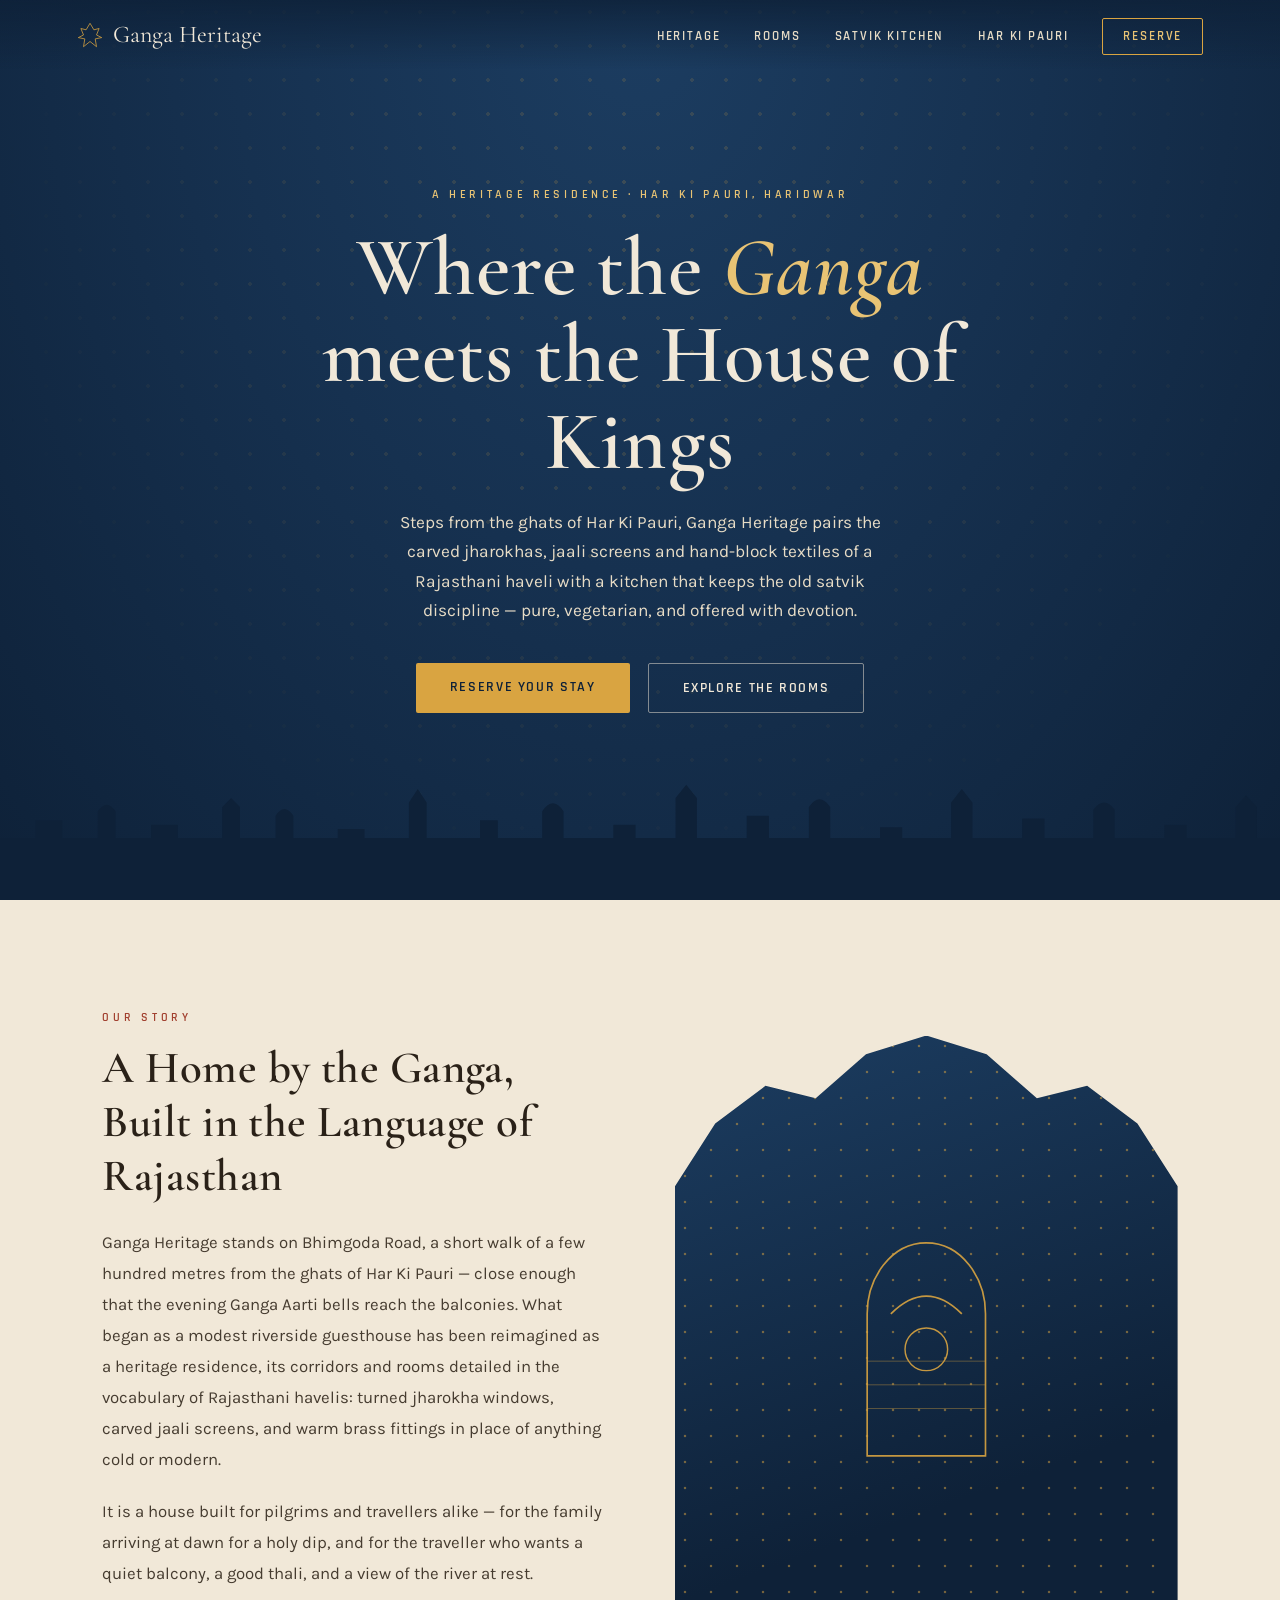
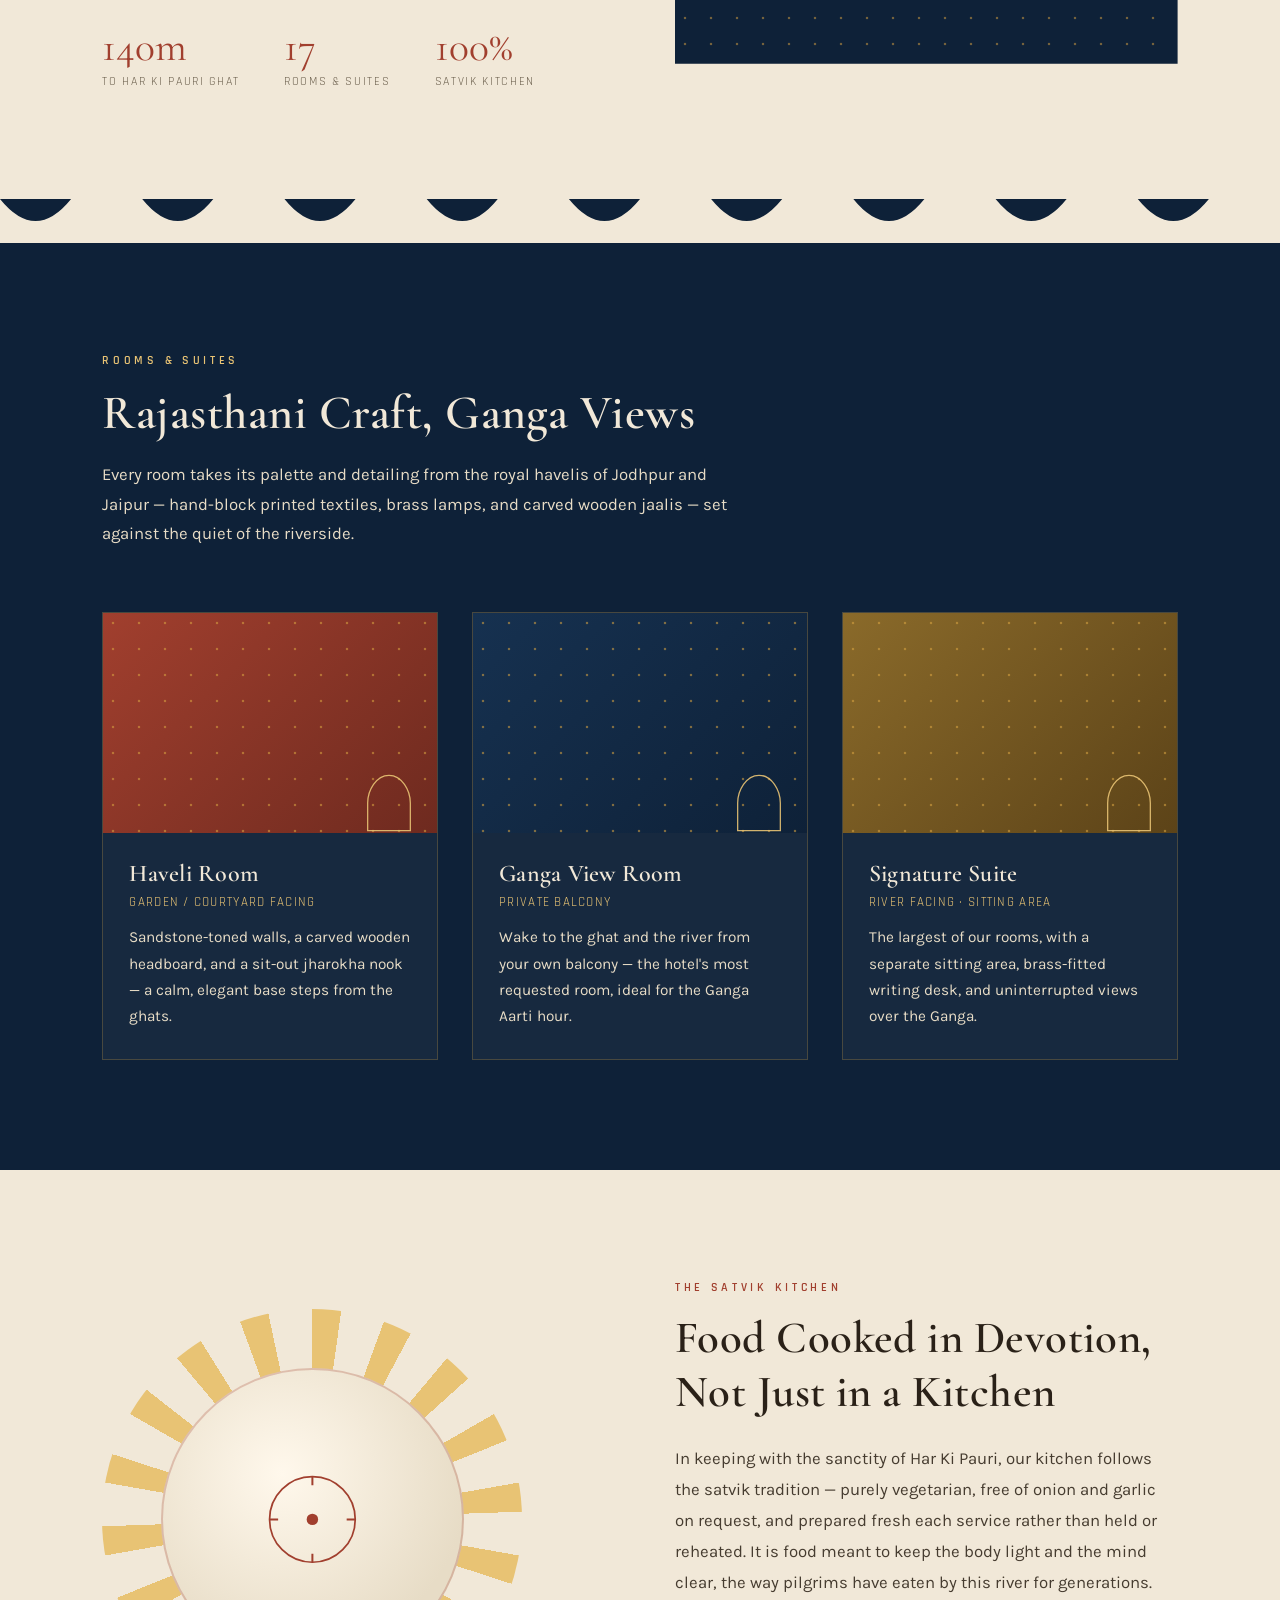
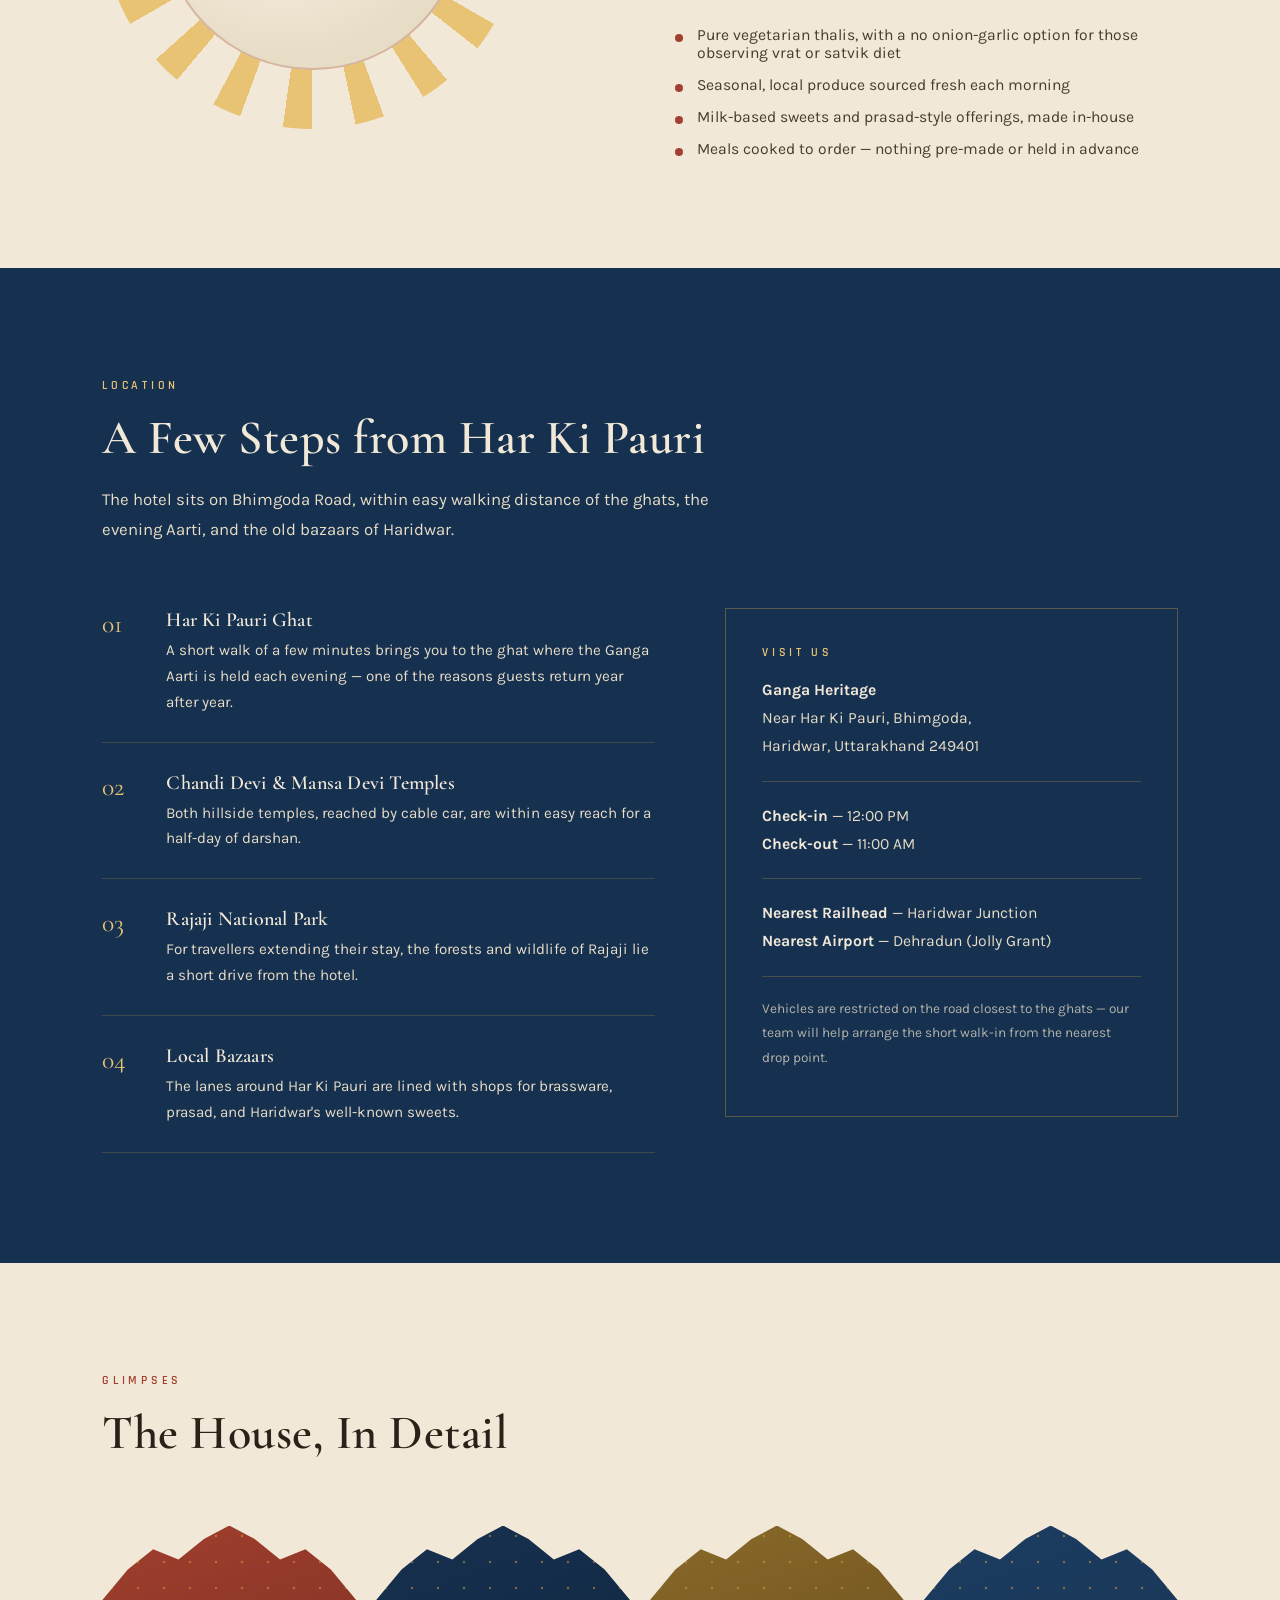
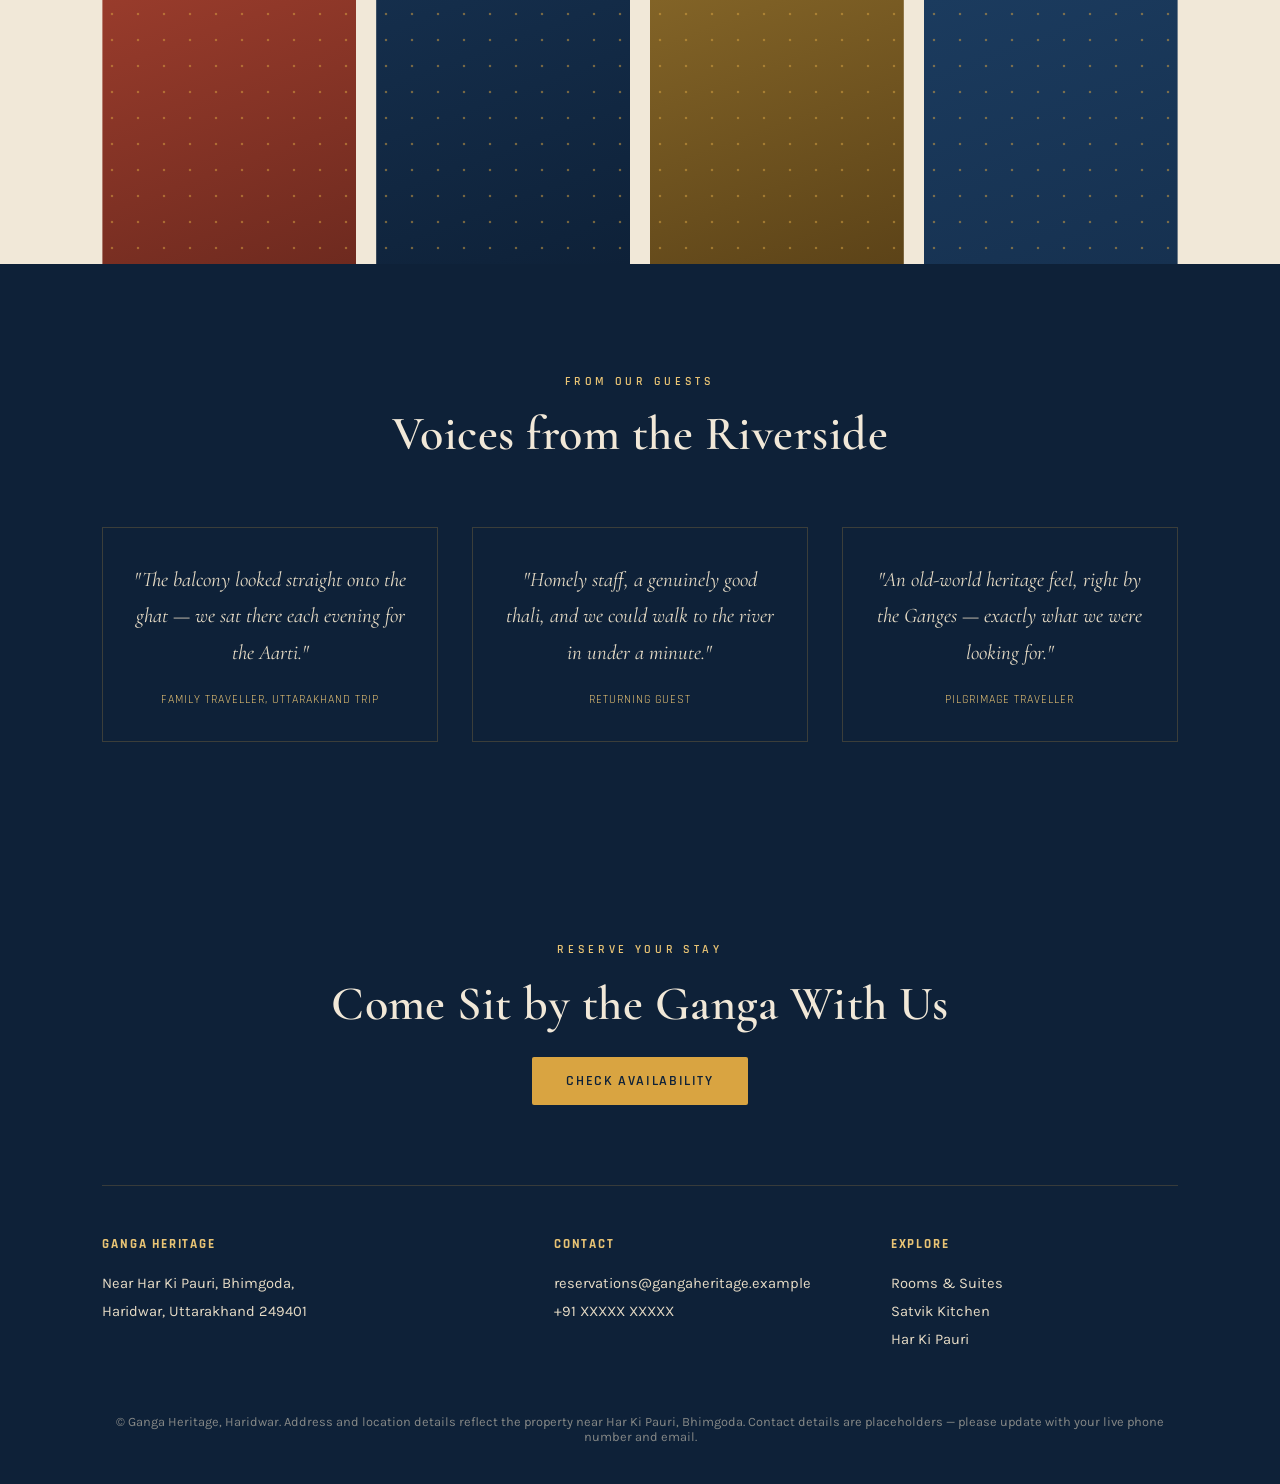
<file: Ganga-heritage-haridwar/ganga-heritage.html>
<!DOCTYPE html>
<html lang="en">
<head>
<meta charset="UTF-8">
<meta name="viewport" content="width=device-width, initial-scale=1.0">
<title>Ganga Heritage — Har Ki Pauri, Haridwar</title>
<link rel="preconnect" href="https://fonts.googleapis.com">
<link href="https://fonts.googleapis.com/css2?family=Cormorant+Garamond:ital,wght@0,400;0,500;0,600;1,500&family=Rajdhani:wght@500;600;700&family=Karla:wght@400;500&display=swap" rel="stylesheet">
<style>
  :root{
    --haveli-blue: #163150;
    --haveli-blue-deep: #0e2138;
    --marigold: #d9a441;
    --marigold-soft: #e8c374;
    --sindoor: #a13f2e;
    --ivory: #f1e8d8;
    --ivory-dim: #e7dcc6;
    --ink: #2a2118;
    --line: rgba(217,164,65,0.35);
  }
  *{box-sizing:border-box; margin:0; padding:0;}
  html{scroll-behavior:smooth;}
  body{
    background:var(--ivory);
    color:var(--ink);
    font-family:'Karla', sans-serif;
    overflow-x:hidden;
  }
  h1,h2,h3,.display{
    font-family:'Cormorant Garamond', serif;
    font-weight:600;
    letter-spacing:0.01em;
  }
  .eyebrow{
    font-family:'Rajdhani', sans-serif;
    font-weight:600;
    letter-spacing:0.32em;
    text-transform:uppercase;
    font-size:0.72rem;
  }
  a{color:inherit; text-decoration:none;}
  img, svg{display:block; max-width:100%;}

  /* ---------- Jali (lattice) background pattern ---------- */
  .jali-bg{
    background-image:
      radial-gradient(circle at 10px 10px, var(--marigold) 1.4px, transparent 1.6px);
    background-size: 26px 26px;
  }

  /* ---------- NAV ---------- */
  header{
    position:fixed; top:0; left:0; right:0; z-index:100;
    display:flex; align-items:center; justify-content:space-between;
    padding:20px 6vw;
    background:linear-gradient(to bottom, rgba(14,33,56,0.85), transparent);
    transition:background 0.3s ease;
  }
  header.scrolled{ background:var(--haveli-blue-deep); box-shadow:0 2px 18px rgba(0,0,0,0.25);}
  .brand{
    font-family:'Cormorant Garamond', serif;
    font-size:1.5rem;
    color:var(--ivory);
    display:flex; align-items:center; gap:10px;
  }
  .brand .mark{ width:26px; height:26px; }
  nav ul{ display:flex; gap:34px; list-style:none; }
  nav a{
    color:var(--ivory-dim);
    font-family:'Rajdhani', sans-serif;
    font-weight:600;
    letter-spacing:0.14em;
    font-size:0.82rem;
    text-transform:uppercase;
    transition:color 0.2s;
  }
  nav a:hover{ color:var(--marigold-soft); }
  .nav-cta{
    border:1px solid var(--marigold);
    padding:9px 20px;
    border-radius:2px;
    color:var(--marigold-soft) !important;
  }
  .nav-toggle{ display:none; }

  /* ---------- HERO ---------- */
  .hero{
    position:relative;
    min-height:100vh;
    display:flex; flex-direction:column; align-items:center; justify-content:center;
    text-align:center;
    background:
      radial-gradient(ellipse at 50% 0%, #1c3d61 0%, var(--haveli-blue) 45%, var(--haveli-blue-deep) 100%);
    overflow:hidden;
    padding:0 6vw;
  }
  .hero-jali{
    position:absolute; inset:0;
    background-image: radial-gradient(circle at 12px 12px, rgba(217,164,65,0.18) 1.6px, transparent 1.8px);
    background-size:34px 34px;
    mask-image: radial-gradient(ellipse at 50% 30%, black 10%, transparent 72%);
  }
  .hero-content{ position:relative; z-index:3; max-width:780px; }
  .hero .eyebrow{ color:var(--marigold-soft); margin-bottom:22px; }
  .hero h1{
    font-size:clamp(2.6rem, 7vw, 5.2rem);
    color:var(--ivory);
    line-height:1.05;
  }
  .hero h1 em{ font-style:italic; color:var(--marigold-soft); }
  .hero p.sub{
    margin-top:22px;
    font-size:1.08rem;
    color:var(--ivory-dim);
    max-width:520px;
    margin-left:auto; margin-right:auto;
    line-height:1.7;
  }
  .hero-ctas{ margin-top:38px; display:flex; gap:18px; justify-content:center; flex-wrap:wrap; }
  .btn{
    font-family:'Rajdhani', sans-serif;
    font-weight:600; letter-spacing:0.12em; text-transform:uppercase;
    font-size:0.85rem;
    padding:15px 34px;
    border-radius:2px;
    transition:transform 0.2s ease, box-shadow 0.2s ease;
    display:inline-block;
  }
  .btn-gold{ background:var(--marigold); color:var(--haveli-blue-deep); }
  .btn-gold:hover{ transform:translateY(-2px); box-shadow:0 10px 24px rgba(217,164,65,0.35); }
  .btn-line{ border:1px solid rgba(241,232,216,0.5); color:var(--ivory); }
  .btn-line:hover{ border-color:var(--marigold-soft); color:var(--marigold-soft); }

  /* Ghat skyline silhouette at bottom of hero */
  .skyline{
    position:absolute; bottom:0; left:0; right:0; z-index:2;
    line-height:0;
  }
  .skyline svg{ width:100%; height:auto; }

  /* Scallop arch divider between sections */
  .arch-divider{ line-height:0; }
  .arch-divider svg{ width:100%; height:44px; display:block; }

  /* ---------- SECTION SHELL ---------- */
  section{ padding:110px 8vw; position:relative; }
  .section-head{ max-width:640px; margin-bottom:64px; }
  .section-head .eyebrow{ color:var(--sindoor); margin-bottom:16px; }
  .section-head h2{ font-size:clamp(2rem, 4vw, 3rem); }
  .section-head p{ margin-top:18px; font-size:1.05rem; line-height:1.75; color:#463c30; }

  /* ---------- ABOUT ---------- */
  .about{ background:var(--ivory); }
  .about-grid{
    display:grid; grid-template-columns:1fr 1fr; gap:70px; align-items:center;
  }
  .about-copy p{ font-size:1.05rem; line-height:1.85; color:#463c30; margin-bottom:20px; }
  .about-copy p:last-child{margin-bottom:0;}
  .stat-row{ display:flex; gap:44px; margin-top:38px; flex-wrap:wrap; }
  .stat{ font-family:'Rajdhani', sans-serif; }
  .stat .num{ font-family:'Cormorant Garamond', serif; font-size:2.6rem; color:var(--sindoor); line-height:1; }
  .stat .lbl{ font-size:0.75rem; letter-spacing:0.14em; text-transform:uppercase; color:#6b5f4d; margin-top:6px; }

  .jharokha-frame{
    position:relative;
    aspect-ratio:4/5;
    background:linear-gradient(160deg,#1c3d61,#0e2138 70%);
    clip-path: polygon(
      50% 0%, 62% 3%, 72% 10%, 82% 8%, 92% 14%, 100% 24%,
      100% 100%, 0% 100%, 0% 24%, 8% 14%, 18% 8%, 28% 10%, 38% 3%
    );
    display:flex; align-items:center; justify-content:center;
    padding:40px;
  }
  .jharokha-frame .jali-bg{ position:absolute; inset:0; opacity:0.5; }
  .jharokha-frame .inner-motif{ position:relative; z-index:2; width:56%; opacity:0.9;}

  /* ---------- ROOMS ---------- */
  .rooms{ background:var(--haveli-blue-deep); }
  .rooms .section-head .eyebrow{ color:var(--marigold-soft); }
  .rooms .section-head h2{ color:var(--ivory); }
  .rooms .section-head p{ color:var(--ivory-dim); }

  .room-grid{
    display:grid; grid-template-columns:repeat(3, 1fr); gap:34px;
  }
  .room-card{
    background:rgba(241,232,216,0.04);
    border:1px solid rgba(217,164,65,0.25);
    padding:0 0 30px 0;
    transition:transform 0.25s ease, border-color 0.25s ease;
  }
  .room-card:hover{ transform:translateY(-6px); border-color:var(--marigold); }
  .room-swatch{
    height:220px;
    position:relative;
    overflow:hidden;
    background:linear-gradient(135deg, var(--swatch-a), var(--swatch-b));
  }
  .room-swatch .jali-bg{ position:absolute; inset:0; opacity:0.55; }
  .room-swatch .arch-icon{ position:absolute; bottom:-2px; right:16px; width:64px; opacity:0.9;}
  .room-card h3{ color:var(--ivory); font-size:1.5rem; padding:26px 26px 6px; }
  .room-card .tag{ padding:0 26px; font-family:'Rajdhani',sans-serif; color:var(--marigold-soft); font-size:0.8rem; letter-spacing:0.1em; text-transform:uppercase; margin-bottom:14px; display:block;}
  .room-card p{ padding:0 26px; color:var(--ivory-dim); font-size:0.96rem; line-height:1.7; }

  /* ---------- DINING (SATVIK) ---------- */
  .dining{
    background:var(--ivory);
  }
  .dining-grid{
    display:grid; grid-template-columns:1fr 1fr; gap:70px; align-items:center;
  }
  .thali-art{
    position:relative; aspect-ratio:1/1; border-radius:50%;
    background:
      repeating-conic-gradient(from 0deg, var(--marigold-soft) 0deg 8deg, transparent 8deg 20deg);
    display:flex; align-items:center; justify-content:center;
    max-width:420px;
  }
  .thali-art::before{
    content:""; position:absolute; inset:14%;
    border-radius:50%;
    background:radial-gradient(circle at 40% 35%, #fff8ec, var(--ivory-dim) 70%);
    box-shadow: inset 0 0 0 2px rgba(161,63,46,0.25);
  }
  .thali-art .center-mark{ position:relative; z-index:2; width:34%; }
  .dining-copy .eyebrow{ color:var(--sindoor); margin-bottom:16px; }
  .dining-copy p{ font-size:1.05rem; line-height:1.85; color:#463c30; margin-bottom:20px; }
  .satvik-points{ list-style:none; margin-top:28px; display:grid; gap:14px; }
  .satvik-points li{ display:flex; gap:14px; align-items:flex-start; font-size:0.98rem; color:#463c30; }
  .satvik-points .dot{ width:8px; height:8px; margin-top:8px; border-radius:50%; background:var(--sindoor); flex:none; }

  /* ---------- EXPERIENCE / LOCATION ---------- */
  .experience{ background:var(--haveli-blue); color:var(--ivory); }
  .experience .section-head .eyebrow{ color:var(--marigold-soft); }
  .experience .section-head h2{ color:var(--ivory); }
  .experience .section-head p{ color:var(--ivory-dim); }
  .exp-grid{ display:grid; grid-template-columns:1.1fr 0.9fr; gap:70px; }
  .exp-list{ display:grid; gap:28px; }
  .exp-item{ display:flex; gap:20px; padding-bottom:26px; border-bottom:1px solid rgba(217,164,65,0.2); }
  .exp-item .num{ font-family:'Cormorant Garamond', serif; font-size:1.6rem; color:var(--marigold-soft); flex:none; width:44px; }
  .exp-item h3{ font-size:1.25rem; color:var(--ivory); margin-bottom:6px; }
  .exp-item p{ color:var(--ivory-dim); font-size:0.95rem; line-height:1.7; }
  .address-card{
    border:1px solid rgba(217,164,65,0.35);
    padding:36px;
    height:fit-content;
  }
  .address-card .eyebrow{ color:var(--marigold-soft); margin-bottom:16px; }
  .address-card p{ color:var(--ivory-dim); line-height:1.8; margin-bottom:10px; font-size:0.98rem; }
  .address-card .divider{ height:1px; background:rgba(217,164,65,0.25); margin:20px 0; }

  /* ---------- GALLERY STRIP ---------- */
  .gallery{ background:var(--ivory); padding-bottom:0; }
  .gallery-strip{ display:grid; grid-template-columns:repeat(4,1fr); gap:20px; }
  .g-tile{ aspect-ratio:3/4; position:relative; overflow:hidden;
    clip-path: polygon(50% 0%,60% 4%,70% 10%,80% 7%,90% 13%,100% 22%,100% 100%,0 100%,0 22%,10% 13%,20% 7%,30% 10%,40% 4%);
  }
  .g-tile .jali-bg{position:absolute; inset:0; opacity:0.5;}

  /* ---------- TESTIMONIALS ---------- */
  .testimonials{ background:var(--haveli-blue-deep); text-align:center; }
  .testimonials .section-head{ margin-left:auto; margin-right:auto; text-align:center; }
  .testimonials .section-head .eyebrow{ color:var(--marigold-soft); }
  .testimonials .section-head h2{ color:var(--ivory); }
  .t-grid{ display:grid; grid-template-columns:repeat(3,1fr); gap:34px; }
  .t-card{ border:1px solid rgba(217,164,65,0.22); padding:34px 28px; }
  .t-card p.quote{ color:var(--ivory-dim); font-size:1.02rem; line-height:1.75; font-style:italic; font-family:'Cormorant Garamond', serif; font-size:1.3rem;}
  .t-card .who{ margin-top:20px; font-family:'Rajdhani',sans-serif; color:var(--marigold-soft); letter-spacing:0.08em; text-transform:uppercase; font-size:0.78rem; }

  /* ---------- FOOTER / CTA ---------- */
  footer{ background:var(--haveli-blue-deep); padding:90px 8vw 40px; color:var(--ivory-dim); }
  .foot-cta{ text-align:center; margin-bottom:80px; }
  .foot-cta h2{ color:var(--ivory); font-size:clamp(2rem,4vw,3rem); margin-bottom:24px; }
  .foot-grid{ display:grid; grid-template-columns:1.4fr 1fr 1fr; gap:50px; border-top:1px solid rgba(217,164,65,0.2); padding-top:50px; }
  .foot-grid h4{ font-family:'Rajdhani',sans-serif; color:var(--marigold-soft); letter-spacing:0.14em; text-transform:uppercase; font-size:0.8rem; margin-bottom:18px; }
  .foot-grid p, .foot-grid a{ font-size:0.92rem; line-height:1.9; display:block; }
  .foot-grid a:hover{ color:var(--marigold-soft); }
  .fine-print{ margin-top:60px; font-size:0.8rem; opacity:0.55; text-align:center; }

  /* ---------- responsive ---------- */
  @media (max-width:900px){
    nav ul{ display:none; }
    .about-grid, .dining-grid, .exp-grid{ grid-template-columns:1fr; gap:48px; }
    .room-grid{ grid-template-columns:1fr; }
    .gallery-strip{ grid-template-columns:repeat(2,1fr); }
    .t-grid{ grid-template-columns:1fr; }
    .foot-grid{ grid-template-columns:1fr; gap:36px; }
    section{ padding:80px 6vw; }
  }
  @media (prefers-reduced-motion: reduce){
    *{ transition:none !important; }
  }
</style>
</head>
<body>

<header id="siteHeader">
  <a href="#top" class="brand">
    <svg class="mark" viewBox="0 0 40 40" fill="none"><path d="M20 2 L26 12 L34 10 L30 20 L38 24 L28 26 L30 38 L20 30 L10 38 L12 26 L2 24 L10 20 L6 10 L14 12 Z" stroke="#D9A441" stroke-width="1.2"/></svg>
    Ganga Heritage
  </a>
  <nav>
    <ul>
      <li><a href="#about">Heritage</a></li>
      <li><a href="#rooms">Rooms</a></li>
      <li><a href="#dining">Satvik Kitchen</a></li>
      <li><a href="#experience">Har Ki Pauri</a></li>
      <li><a href="#contact" class="nav-cta">Reserve</a></li>
    </ul>
  </nav>
</header>

<section class="hero" id="top">
  <div class="hero-jali"></div>
  <div class="hero-content">
    <div class="eyebrow">A Heritage Residence · Har Ki Pauri, Haridwar</div>
    <h1>Where the <em>Ganga</em><br>meets the House of Kings</h1>
    <p class="sub">Steps from the ghats of Har Ki Pauri, Ganga Heritage pairs the carved jharokhas, jaali screens and hand-block textiles of a Rajasthani haveli with a kitchen that keeps the old satvik discipline — pure, vegetarian, and offered with devotion.</p>
    <div class="hero-ctas">
      <a href="#contact" class="btn btn-gold">Reserve Your Stay</a>
      <a href="#rooms" class="btn btn-line">Explore the Rooms</a>
    </div>
  </div>
  <div class="skyline">
    <svg viewBox="0 0 1440 160" preserveAspectRatio="none">
      <path d="M0,160 L0,90 L40,90 L40,70 L70,70 L70,90 L110,90 L110,60 Q120,45 130,60 L130,90 L170,90 L170,75 L200,75 L200,90 L250,90 L250,55 L260,45 L270,55 L270,90 L310,90 L310,65 Q320,50 330,65 L330,90 L380,90 L380,80 L410,80 L410,90 L460,90 L460,50 L470,35 L480,50 L480,90 L540,90 L540,70 L560,70 L560,90 L610,90 L610,60 Q622,42 634,60 L634,90 L690,90 L690,75 L715,75 L715,90 L760,90 L760,45 L772,30 L784,45 L784,90 L840,90 L840,65 L865,65 L865,90 L910,90 L910,55 Q922,38 934,55 L934,90 L990,90 L990,78 L1015,78 L1015,90 L1070,90 L1070,50 L1082,35 L1094,50 L1094,90 L1150,90 L1150,68 L1175,68 L1175,90 L1230,90 L1230,58 Q1242,42 1254,58 L1254,90 L1310,90 L1310,75 L1335,75 L1335,90 L1390,90 L1390,55 L1402,42 L1414,55 L1414,90 L1440,90 L1440,160 Z" fill="#0e2138"/>
    </svg>
  </div>
</section>

<section class="about" id="about">
  <div class="about-grid">
    <div class="about-copy">
      <div class="eyebrow" style="color:var(--sindoor); margin-bottom:16px;">Our Story</div>
      <h2 style="font-size:clamp(2rem,4vw,2.8rem); margin-bottom:24px;">A Home by the Ganga, Built in the Language of Rajasthan</h2>
      <p>Ganga Heritage stands on Bhimgoda Road, a short walk of a few hundred metres from the ghats of Har Ki Pauri — close enough that the evening Ganga Aarti bells reach the balconies. What began as a modest riverside guesthouse has been reimagined as a heritage residence, its corridors and rooms detailed in the vocabulary of Rajasthani havelis: turned jharokha windows, carved jaali screens, and warm brass fittings in place of anything cold or modern.</p>
      <p>It is a house built for pilgrims and travellers alike — for the family arriving at dawn for a holy dip, and for the traveller who wants a quiet balcony, a good thali, and a view of the river at rest.</p>
      <div class="stat-row">
        <div class="stat"><div class="num">140m</div><div class="lbl">to Har Ki Pauri Ghat</div></div>
        <div class="stat"><div class="num">17</div><div class="lbl">Rooms &amp; Suites</div></div>
        <div class="stat"><div class="num">100%</div><div class="lbl">Satvik Kitchen</div></div>
      </div>
    </div>
    <div class="jharokha-frame">
      <div class="jali-bg"></div>
      <svg class="inner-motif" viewBox="0 0 200 200" fill="none">
        <path d="M100 10 C130 10 150 40 150 70 L150 190 L50 190 L50 70 C50 40 70 10 100 10 Z" stroke="#D9A441" stroke-width="1.4"/>
        <path d="M70 70 Q100 40 130 70" stroke="#D9A441" stroke-width="1.4"/>
        <circle cx="100" cy="100" r="18" stroke="#D9A441" stroke-width="1.2"/>
        <path d="M50 150 L150 150 M50 130 L150 130 M50 110 L150 110" stroke="#D9A441" stroke-width="0.6" opacity="0.6"/>
      </svg>
    </div>
  </div>
</section>

<div class="arch-divider" style="background:var(--ivory);">
  <svg viewBox="0 0 1440 44" preserveAspectRatio="none"><path d="M0,0 Q40,44 80,0 T160,0 T240,0 T320,0 T400,0 T480,0 T560,0 T640,0 T720,0 T800,0 T880,0 T960,0 T1040,0 T1120,0 T1200,0 T1280,0 T1360,0 T1440,0 L1440,0 L0,0 Z" fill="#0e2138"/></svg>
</div>

<section class="rooms" id="rooms">
  <div class="section-head">
    <div class="eyebrow">Rooms &amp; Suites</div>
    <h2>Rajasthani Craft, Ganga Views</h2>
    <p>Every room takes its palette and detailing from the royal havelis of Jodhpur and Jaipur — hand-block printed textiles, brass lamps, and carved wooden jaalis — set against the quiet of the riverside.</p>
  </div>
  <div class="room-grid">
    <div class="room-card">
      <div class="room-swatch" style="--swatch-a:#a13f2e; --swatch-b:#6e2a1f;">
        <div class="jali-bg"></div>
        <svg class="arch-icon" viewBox="0 0 60 60"><path d="M30 4 C42 4 50 18 50 30 L50 56 L10 56 L10 30 C10 18 18 4 30 4Z" stroke="#e8c374" stroke-width="1.2" fill="none"/></svg>
      </div>
      <h3>Haveli Room</h3>
      <span class="tag">Garden / Courtyard Facing</span>
      <p>Sandstone-toned walls, a carved wooden headboard, and a sit-out jharokha nook — a calm, elegant base steps from the ghats.</p>
    </div>
    <div class="room-card">
      <div class="room-swatch" style="--swatch-a:#163150; --swatch-b:#0e2138;">
        <div class="jali-bg"></div>
        <svg class="arch-icon" viewBox="0 0 60 60"><path d="M30 4 C42 4 50 18 50 30 L50 56 L10 56 L10 30 C10 18 18 4 30 4Z" stroke="#e8c374" stroke-width="1.2" fill="none"/></svg>
      </div>
      <h3>Ganga View Room</h3>
      <span class="tag">Private Balcony</span>
      <p>Wake to the ghat and the river from your own balcony — the hotel's most requested room, ideal for the Ganga Aarti hour.</p>
    </div>
    <div class="room-card">
      <div class="room-swatch" style="--swatch-a:#8a6a2a; --swatch-b:#5c4318;">
        <div class="jali-bg"></div>
        <svg class="arch-icon" viewBox="0 0 60 60"><path d="M30 4 C42 4 50 18 50 30 L50 56 L10 56 L10 30 C10 18 18 4 30 4Z" stroke="#e8c374" stroke-width="1.2" fill="none"/></svg>
      </div>
      <h3>Signature Suite</h3>
      <span class="tag">River Facing · Sitting Area</span>
      <p>The largest of our rooms, with a separate sitting area, brass-fitted writing desk, and uninterrupted views over the Ganga.</p>
    </div>
  </div>
</section>

<section class="dining" id="dining">
  <div class="dining-grid">
    <div class="thali-art">
      <svg class="center-mark" viewBox="0 0 100 100" fill="none">
        <circle cx="50" cy="50" r="30" stroke="#a13f2e" stroke-width="1.2"/>
        <circle cx="50" cy="50" r="4" fill="#a13f2e"/>
        <path d="M50 20 L50 26 M50 74 L50 80 M20 50 L26 50 M74 50 L80 50" stroke="#a13f2e" stroke-width="1.4"/>
      </svg>
    </div>
    <div class="dining-copy">
      <div class="eyebrow">The Satvik Kitchen</div>
      <h2 style="font-size:clamp(2rem,4vw,2.8rem); margin-bottom:24px;">Food Cooked in Devotion, Not Just in a Kitchen</h2>
      <p>In keeping with the sanctity of Har Ki Pauri, our kitchen follows the satvik tradition — purely vegetarian, free of onion and garlic on request, and prepared fresh each service rather than held or reheated. It is food meant to keep the body light and the mind clear, the way pilgrims have eaten by this river for generations.</p>
      <ul class="satvik-points">
        <li><span class="dot"></span> Pure vegetarian thalis, with a no onion-garlic option for those observing vrat or satvik diet</li>
        <li><span class="dot"></span> Seasonal, local produce sourced fresh each morning</li>
        <li><span class="dot"></span> Milk-based sweets and prasad-style offerings, made in-house</li>
        <li><span class="dot"></span> Meals cooked to order — nothing pre-made or held in advance</li>
      </ul>
    </div>
  </div>
</section>

<section class="experience" id="experience">
  <div class="section-head">
    <div class="eyebrow">Location</div>
    <h2>A Few Steps from Har Ki Pauri</h2>
    <p>The hotel sits on Bhimgoda Road, within easy walking distance of the ghats, the evening Aarti, and the old bazaars of Haridwar.</p>
  </div>
  <div class="exp-grid">
    <div class="exp-list">
      <div class="exp-item">
        <div class="num">01</div>
        <div><h3>Har Ki Pauri Ghat</h3><p>A short walk of a few minutes brings you to the ghat where the Ganga Aarti is held each evening — one of the reasons guests return year after year.</p></div>
      </div>
      <div class="exp-item">
        <div class="num">02</div>
        <div><h3>Chandi Devi &amp; Mansa Devi Temples</h3><p>Both hillside temples, reached by cable car, are within easy reach for a half-day of darshan.</p></div>
      </div>
      <div class="exp-item">
        <div class="num">03</div>
        <div><h3>Rajaji National Park</h3><p>For travellers extending their stay, the forests and wildlife of Rajaji lie a short drive from the hotel.</p></div>
      </div>
      <div class="exp-item">
        <div class="num">04</div>
        <div><h3>Local Bazaars</h3><p>The lanes around Har Ki Pauri are lined with shops for brassware, prasad, and Haridwar's well-known sweets.</p></div>
      </div>
    </div>
    <div class="address-card">
      <div class="eyebrow">Visit Us</div>
      <p><strong style="color:var(--ivory);">Ganga Heritage</strong><br>Near Har Ki Pauri, Bhimgoda,<br>Haridwar, Uttarakhand 249401</p>
      <div class="divider"></div>
      <p><strong style="color:var(--ivory);">Check-in</strong> — 12:00 PM<br><strong style="color:var(--ivory);">Check-out</strong> — 11:00 AM</p>
      <div class="divider"></div>
      <p><strong style="color:var(--ivory);">Nearest Railhead</strong> — Haridwar Junction<br><strong style="color:var(--ivory);">Nearest Airport</strong> — Dehradun (Jolly Grant)</p>
      <div class="divider"></div>
      <p style="font-size:0.85rem; opacity:0.75;">Vehicles are restricted on the road closest to the ghats — our team will help arrange the short walk-in from the nearest drop point.</p>
    </div>
  </div>
</section>

<section class="gallery" id="gallery">
  <div class="section-head">
    <div class="eyebrow" style="color:var(--sindoor);">Glimpses</div>
    <h2>The House, In Detail</h2>
  </div>
  <div class="gallery-strip">
    <div class="g-tile" style="background:linear-gradient(160deg,#a13f2e,#6e2a1f);"><div class="jali-bg"></div></div>
    <div class="g-tile" style="background:linear-gradient(160deg,#163150,#0e2138);"><div class="jali-bg"></div></div>
    <div class="g-tile" style="background:linear-gradient(160deg,#8a6a2a,#5c4318);"><div class="jali-bg"></div></div>
    <div class="g-tile" style="background:linear-gradient(160deg,#1c3d61,#163150);"><div class="jali-bg"></div></div>
  </div>
</section>

<section class="testimonials">
  <div class="section-head">
    <div class="eyebrow">From Our Guests</div>
    <h2>Voices from the Riverside</h2>
  </div>
  <div class="t-grid">
    <div class="t-card">
      <p class="quote">"The balcony looked straight onto the ghat — we sat there each evening for the Aarti."</p>
      <div class="who">Family Traveller, Uttarakhand Trip</div>
    </div>
    <div class="t-card">
      <p class="quote">"Homely staff, a genuinely good thali, and we could walk to the river in under a minute."</p>
      <div class="who">Returning Guest</div>
    </div>
    <div class="t-card">
      <p class="quote">"An old-world heritage feel, right by the Ganges — exactly what we were looking for."</p>
      <div class="who">Pilgrimage Traveller</div>
    </div>
  </div>
</section>

<footer id="contact">
  <div class="foot-cta">
    <div class="eyebrow" style="color:var(--marigold-soft); margin-bottom:18px;">Reserve Your Stay</div>
    <h2>Come Sit by the Ganga With Us</h2>
    <a href="#" class="btn btn-gold">Check Availability</a>
  </div>
  <div class="foot-grid">
    <div>
      <h4>Ganga Heritage</h4>
      <p>Near Har Ki Pauri, Bhimgoda,<br>Haridwar, Uttarakhand 249401</p>
    </div>
    <div>
      <h4>Contact</h4>
      <a href="#">reservations@gangaheritage.example</a>
      <a href="#">+91 XXXXX XXXXX</a>
    </div>
    <div>
      <h4>Explore</h4>
      <a href="#rooms">Rooms &amp; Suites</a>
      <a href="#dining">Satvik Kitchen</a>
      <a href="#experience">Har Ki Pauri</a>
    </div>
  </div>
  <div class="fine-print">© Ganga Heritage, Haridwar. Address and location details reflect the property near Har Ki Pauri, Bhimgoda. Contact details are placeholders — please update with your live phone number and email.</div>
</footer>

<script>
  const header = document.getElementById('siteHeader');
  window.addEventListener('scroll', () => {
    header.classList.toggle('scrolled', window.scrollY > 40);
  });
</script>
</body>
</html>
</file>
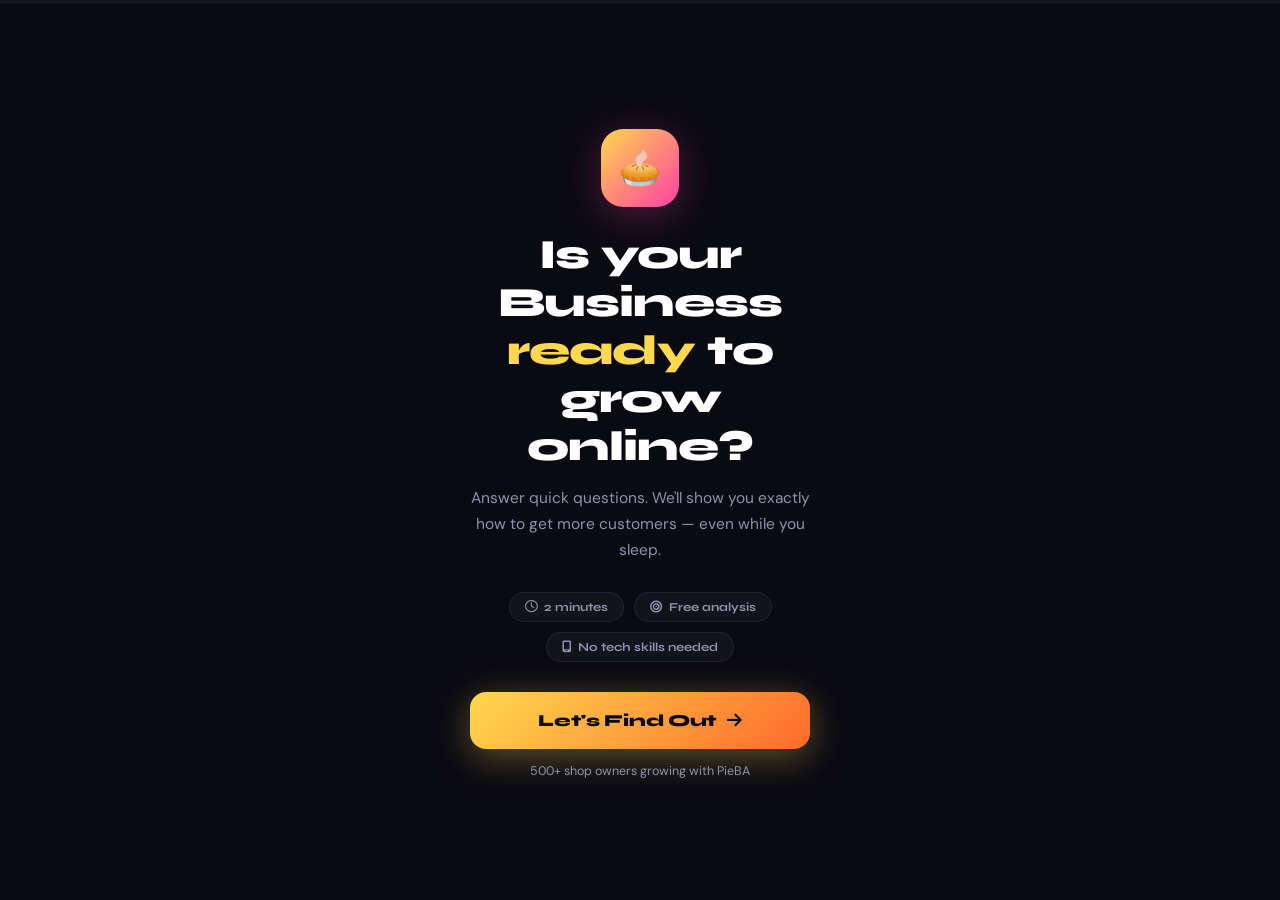
<file: PieBA/pieba_quiz.html>
﻿<!DOCTYPE html>
<html lang="en">
<head>
    <meta charset="UTF-8" />
    <meta name="viewport" content="width=device-width, initial-scale=1.0, maximum-scale=1.0" />
    <title>PieBA — Is Your Shop Ready to Grow?</title>
    <link href="https://fonts.googleapis.com/css2?family=Syne:wght@400;600;700;800&family=DM+Sans:wght@300;400;500&display=swap" rel="stylesheet" />
    <link href="https://cdnjs.cloudflare.com/ajax/libs/font-awesome/6.5.0/css/all.min.css" rel="stylesheet" />
    <style>
        /* ── RESET ── */
        *, *::before, *::after {
            box-sizing: border-box;
            margin: 0;
            padding: 0;
        }

        /* ── DESIGN TOKENS ── */
        :root {
            --yellow: #FFD84D;
            --pink: #FF3FA4;
            --blue: #3B82F6;
            --cyan: #00C9C8;
            --green: #22C55E;
            --orange: #FF6B2B;
            --dark: #0A0A12;
            --dark2: #11111E;
            --dark3: #181828;
            --glass: rgba(255,255,255,0.04);
            --glass2: rgba(255,255,255,0.07);
            --border: rgba(255,255,255,0.08);
            --border2: rgba(255,255,255,0.14);
            --text: #E8E8F0;
            --muted: #9090B0;
            --font-h: 'Syne',sans-serif;
            --font-b: 'DM Sans',sans-serif;
            --r: 16px;
            --r2: 12px;
            --shadow: 0 4px 24px rgba(0,0,0,0.4);
            --shadow2: 0 12px 48px rgba(0,0,0,0.6);
        }

        html, body {
            height: 100%;
            scroll-behavior: smooth;
        }

        body {
            background: var(--dark);
            color: var(--text);
            font-family: var(--font-b);
            overflow: hidden;
            position: relative;
        }

            body::before {
                content: '';
                position: fixed;
                inset: 0;
                z-index: 0;
                background-image: url("data:image/svg+xml,%3Csvg viewBox='0 0 200 200' xmlns='http://www.w3.org/2000/svg'%3E%3Cfilter id='n'%3E%3CfeTurbulence type='fractalNoise' baseFrequency='0.85' numOctaves='4' stitchTiles='stitch'/%3E%3C/filter%3E%3Crect width='100%25' height='100%25' filter='url(%23n)' opacity='0.03'/%3E%3C/svg%3E");
                pointer-events: none;
                opacity: 0.5;
            }

            body::after {
                content: '';
                position: fixed;
                inset: 0;
                z-index: 0;
                background: radial-gradient(ellipse 60% 50% at 15% 20%,rgba(255,216,77,0.06) 0%,transparent 60%), radial-gradient(ellipse 50% 50% at 85% 80%,rgba(255,63,164,0.07) 0%,transparent 60%), radial-gradient(ellipse 40% 40% at 50% 50%,rgba(59,130,246,0.04) 0%,transparent 60%);
                pointer-events: none;
            }

        /* ── PROGRESS BAR ── */
        #progress-bar-wrap {
            position: fixed;
            top: 0;
            left: 0;
            right: 0;
            z-index: 300;
            height: 3px;
            background: rgba(255,255,255,0.05);
        }

        #progress-bar {
            height: 100%;
            width: 0%;
            background: linear-gradient(90deg,var(--yellow),var(--pink));
            transition: width .5s ease;
            border-radius: 0 2px 2px 0;
        }

        /* ── SCREEN SYSTEM ── */
        .screen {
            display: none;
            position: fixed;
            inset: 0;
            flex-direction: column;
            align-items: center;
            overflow-y: auto;
            overflow-x: hidden;
            -webkit-overflow-scrolling: touch;
            z-index: 1;
            padding: 56px 20px 48px;
        }

            .screen.active {
                display: flex;
                animation: slideUp .38s cubic-bezier(.22,.68,0,1.2) both;
            }

        @keyframes slideUp {
            from {
                opacity: 0;
                transform: translateY(28px);
            }

            to {
                opacity: 1;
                transform: translateY(0);
            }
        }

        .screen-center {
            justify-content: center;
            min-height: 100%;
        }

        .screen-top {
            justify-content: flex-start;
            padding-top: 72px;
        }

        .screen-inner {
            width: 100%;
            max-width: 460px;
            display: flex;
            flex-direction: column;
        }

        /* ── STEP LABEL ── */
        .screen-step {
            font-family: var(--font-h);
            font-size: 0.7rem;
            font-weight: 700;
            letter-spacing: 3px;
            text-transform: uppercase;
            color: var(--cyan);
            margin-bottom: 14px;
            display: flex;
            align-items: center;
            gap: 8px;
        }

            .screen-step::before {
                content: '';
                width: 24px;
                height: 2px;
                background: var(--cyan);
                border-radius: 2px;
            }

        /* ── QUESTION HEADING ── */
        .screen-q {
            font-family: var(--font-h);
            font-size: clamp(1.4rem,4.5vw,1.8rem);
            font-weight: 800;
            line-height: 1.2;
            color: #fff;
            margin-bottom: 8px;
            letter-spacing: -0.5px;
        }

        .screen-sub {
            font-size: 0.92rem;
            color: var(--muted);
            margin-bottom: 26px;
            line-height: 1.65;
        }

        /* ── OPTION BUTTONS ── */
        .options {
            display: flex;
            flex-direction: column;
            gap: 9px;
        }

        .opt-btn {
            background: var(--glass);
            border: 1px solid var(--border);
            border-radius: var(--r);
            padding: 15px 18px;
            font-family: var(--font-h);
            font-size: 0.95rem;
            font-weight: 600;
            color: var(--text);
            text-align: left;
            cursor: pointer;
            transition: all .18s ease;
            display: flex;
            align-items: center;
            gap: 12px;
            box-shadow: var(--shadow);
            backdrop-filter: blur(8px);
            -webkit-tap-highlight-color: transparent;
            position: relative;
            overflow: hidden;
        }

            .opt-btn::before {
                content: '';
                position: absolute;
                inset: 0;
                background: linear-gradient(135deg,rgba(255,216,77,0.05),rgba(255,63,164,0.04));
                opacity: 0;
                transition: opacity .2s;
            }

            .opt-btn:hover {
                border-color: rgba(255,216,77,0.3);
                background: var(--glass2);
                transform: translateY(-1px);
                box-shadow: 0 8px 32px rgba(0,0,0,0.5);
            }

                .opt-btn:hover::before {
                    opacity: 1;
                }

            .opt-btn.selected {
                border-color: var(--pink);
                background: rgba(255,63,164,0.08);
                box-shadow: 0 4px 24px rgba(255,63,164,0.2);
                color: #fff;
            }

                .opt-btn.selected::after {
                    content: '✓';
                    position: absolute;
                    right: 16px;
                    top: 50%;
                    transform: translateY(-50%);
                    width: 24px;
                    height: 24px;
                    border-radius: 50%;
                    background: var(--pink);
                    color: #fff;
                    font-size: 0.78rem;
                    line-height: 24px;
                    text-align: center;
                }

        .opt-icon {
            font-size: 1.2rem;
            flex-shrink: 0;
            width: 28px;
            text-align: center;
        }

        .multi-hint {
            font-size: 0.78rem;
            color: var(--muted);
            text-align: center;
            margin-bottom: 12px;
            font-style: italic;
        }

        .other-input {
            margin-top: 9px;
            padding: 13px 16px;
            border: 1px solid var(--border);
            border-radius: var(--r2);
            font-family: var(--font-b);
            font-size: 0.95rem;
            color: var(--text);
            background: var(--glass);
            width: 100%;
            outline: none;
            transition: border-color .2s;
            backdrop-filter: blur(8px);
            display: none;
        }

            .other-input::placeholder {
                color: var(--muted);
            }

            .other-input:focus {
                border-color: var(--pink);
            }

            .other-input.visible {
                display: block;
            }

        /* ── NAV BUTTONS ── */
        .next-btn {
            margin-top: 20px;
            padding: 16px 28px;
            background: linear-gradient(135deg,var(--pink),var(--orange));
            color: #fff;
            border: none;
            border-radius: var(--r);
            font-family: var(--font-h);
            font-size: 1rem;
            font-weight: 800;
            cursor: pointer;
            width: 100%;
            box-shadow: 0 8px 28px rgba(255,63,164,0.35);
            transition: transform .2s,box-shadow .2s;
            display: flex;
            align-items: center;
            justify-content: center;
            gap: 10px;
            letter-spacing: -0.2px;
            -webkit-tap-highlight-color: transparent;
        }

            .next-btn:hover {
                transform: translateY(-2px);
                box-shadow: 0 14px 40px rgba(255,63,164,0.45);
            }

            .next-btn:disabled {
                opacity: 0.35;
                cursor: not-allowed;
                transform: none;
                box-shadow: none;
            }

        .back-link {
            text-align: center;
            margin-top: 12px;
            color: var(--muted);
            font-size: 0.84rem;
            cursor: pointer;
            transition: color .2s;
            font-family: var(--font-b);
        }

            .back-link:hover {
                color: var(--text);
            }

        /* ══════════════════════════════
           SCREEN 1 — WELCOME
        ══════════════════════════════ */
        #s1 {
            background: var(--dark);
            text-align: center;
        }

        .welcome-pie-icon {
            width: 78px;
            height: 78px;
            border-radius: 22px;
            background: linear-gradient(135deg,var(--yellow),var(--pink));
            display: flex;
            align-items: center;
            justify-content: center;
            font-size: 2.2rem;
            margin: 0 auto 24px;
            box-shadow: 0 8px 40px rgba(255,63,164,0.3);
        }

        .welcome-h {
            font-family: var(--font-h);
            font-size: clamp(1.9rem,6vw,2.6rem);
            font-weight: 800;
            line-height: 1.15;
            color: #fff;
            margin-bottom: 14px;
            letter-spacing: -1px;
        }

            .welcome-h em {
                font-style: normal;
                color: var(--yellow);
            }

        .welcome-sub {
            color: var(--muted);
            font-size: 0.97rem;
            line-height: 1.7;
            margin-bottom: 28px;
            max-width: 340px;
            margin-left: auto;
            margin-right: auto;
        }

        .welcome-badges {
            display: flex;
            gap: 10px;
            flex-wrap: wrap;
            justify-content: center;
            margin-bottom: 30px;
        }

        .badge {
            background: var(--glass);
            border: 1px solid var(--border);
            border-radius: 100px;
            padding: 7px 15px;
            font-family: var(--font-h);
            font-size: 0.76rem;
            font-weight: 700;
            color: var(--muted);
            display: flex;
            align-items: center;
            gap: 7px;
            backdrop-filter: blur(8px);
        }

        .start-btn {
            background: linear-gradient(135deg,var(--yellow),var(--orange));
            color: var(--dark);
            border: none;
            border-radius: var(--r);
            font-family: var(--font-h);
            font-size: 1.05rem;
            font-weight: 800;
            padding: 18px 36px;
            cursor: pointer;
            width: 100%;
            max-width: 340px;
            box-shadow: 0 8px 36px rgba(255,216,77,0.35);
            transition: transform .2s,box-shadow .2s;
            display: flex;
            align-items: center;
            justify-content: center;
            gap: 10px;
            letter-spacing: -0.3px;
        }

            .start-btn:hover {
                transform: translateY(-2px);
                box-shadow: 0 14px 44px rgba(255,107,43,0.4);
            }

        .time-note {
            color: var(--muted);
            font-size: 0.78rem;
            margin-top: 12px;
        }

        /* ══════════════════════════════
           SCREEN 11 — VISUALIZATION
        ══════════════════════════════ */
        #s11 {
            background: var(--dark);
            text-align: center;
        }

        .viz-card {
            width: 100%;
            max-width: 360px;
            margin: 0 auto 24px;
            background: var(--dark2);
            border: 1px solid var(--border);
            border-radius: 20px;
            padding: 24px 20px;
            box-shadow: var(--shadow2);
            backdrop-filter: blur(12px);
        }

        .viz-step {
            display: flex;
            align-items: center;
            gap: 14px;
            padding: 13px 0;
            border-bottom: 1px solid var(--border);
            text-align: left;
        }

            .viz-step:last-child {
                border-bottom: none;
            }

        .viz-step-icon {
            width: 44px;
            height: 44px;
            border-radius: 12px;
            display: flex;
            align-items: center;
            justify-content: center;
            font-size: 1.3rem;
            flex-shrink: 0;
        }

        .viz-step:nth-child(1) .viz-step-icon {
            background: rgba(255,216,77,0.1);
        }

        .viz-step:nth-child(2) .viz-step-icon {
            background: rgba(255,63,164,0.1);
        }

        .viz-step:nth-child(3) .viz-step-icon {
            background: rgba(34,197,94,0.1);
        }

        .viz-step-text strong {
            display: block;
            font-family: var(--font-h);
            font-weight: 800;
            font-size: 0.93rem;
            color: #fff;
            margin-bottom: 2px;
        }

        .viz-step-text span {
            font-size: 0.8rem;
            color: var(--muted);
        }

        .viz-badge {
            background: linear-gradient(135deg,rgba(34,197,94,0.15),rgba(34,197,94,0.05));
            border: 1px solid rgba(34,197,94,0.25);
            color: #fff;
            border-radius: 14px;
            padding: 18px 20px;
            font-family: var(--font-h);
            font-size: 1rem;
            font-weight: 800;
            margin: 0 auto 24px;
            max-width: 360px;
            text-align: center;
        }

            .viz-badge span {
                color: var(--green);
            }

        /* ══════════════════════════════
           SCREEN 12 — LOADER
        ══════════════════════════════ */
        #s12 {
            background: var(--dark);
            text-align: center;
        }

        .loader-ring {
            width: 80px;
            height: 80px;
            border-radius: 50%;
            border: 3px solid rgba(255,255,255,0.06);
            border-top: 3px solid var(--yellow);
            border-right: 3px solid var(--pink);
            animation: spin 0.9s linear infinite;
            margin: 0 auto 32px;
        }

        @keyframes spin {
            to {
                transform: rotate(360deg);
            }
        }

        .loader-texts {
            display: flex;
            flex-direction: column;
            gap: 11px;
            margin-bottom: 28px;
        }

        .loader-text {
            font-family: var(--font-h);
            font-size: 0.9rem;
            font-weight: 700;
            color: rgba(255,255,255,0.2);
            transition: color .4s,transform .4s;
            display: flex;
            align-items: center;
            justify-content: center;
            gap: 8px;
        }

            .loader-text.active {
                color: #fff;
                transform: scale(1.03);
            }

            .loader-text.done {
                color: var(--green);
            }

        .loader-progress-wrap {
            width: 100%;
            max-width: 280px;
            height: 4px;
            background: rgba(255,255,255,0.07);
            border-radius: 4px;
            overflow: hidden;
            margin: 0 auto;
        }

        .loader-fill {
            height: 100%;
            width: 0%;
            border-radius: 4px;
            background: linear-gradient(90deg,var(--yellow),var(--pink));
            transition: width .45s ease;
        }

        /* ══════════════════════════════
           SCREEN 13 — RESULTS
        ══════════════════════════════ */
        #s13 {
            background: var(--dark);
        }

        .results-h {
            font-family: var(--font-h);
            font-size: clamp(1.45rem,5vw,1.9rem);
            font-weight: 800;
            color: #fff;
            margin-bottom: 6px;
            letter-spacing: -0.5px;
            text-align: center;
        }

        .results-sub {
            color: var(--muted);
            font-size: 0.9rem;
            margin-bottom: 22px;
            text-align: center;
        }

        .insights-card {
            background: var(--dark2);
            border: 1px solid var(--border);
            border-radius: var(--r);
            padding: 20px 18px;
            margin-bottom: 16px;
            backdrop-filter: blur(8px);
        }

        .insight-row {
            display: flex;
            align-items: flex-start;
            gap: 11px;
            padding: 9px 0;
            border-bottom: 1px solid var(--border);
            font-size: 0.9rem;
            color: var(--text);
            font-family: var(--font-h);
            font-weight: 600;
        }

            .insight-row:last-child {
                border-bottom: none;
            }

        .insight-check {
            width: 22px;
            height: 22px;
            border-radius: 50%;
            background: var(--green);
            color: #fff;
            font-size: 0.7rem;
            display: flex;
            align-items: center;
            justify-content: center;
            flex-shrink: 0;
            margin-top: 1px;
        }

        .rec-card {
            background: linear-gradient(135deg,var(--dark2),var(--dark3));
            border: 1px solid var(--border);
            border-radius: var(--r);
            padding: 20px 18px;
            margin-bottom: 18px;
            position: relative;
            overflow: hidden;
        }

            .rec-card::before {
                content: '';
                position: absolute;
                top: 0;
                left: 0;
                right: 0;
                height: 2px;
                background: linear-gradient(90deg,var(--yellow),var(--pink));
            }

        .rec-title {
            font-family: var(--font-h);
            font-weight: 800;
            color: var(--yellow);
            margin-bottom: 14px;
            font-size: 0.9rem;
            letter-spacing: 1px;
            text-transform: uppercase;
        }

        .rec-items {
            display: flex;
            flex-direction: column;
            gap: 9px;
        }

        .rec-item {
            display: flex;
            align-items: center;
            gap: 10px;
            font-family: var(--font-h);
            font-weight: 700;
            color: var(--text);
            font-size: 0.9rem;
        }

        .rec-dot {
            width: 7px;
            height: 7px;
            border-radius: 50%;
            background: var(--pink);
            flex-shrink: 0;
        }

        /* ══════════════════════════════
           SCREEN 14 — CTA CONTACT
        ══════════════════════════════ */
        #s14_free {
            background: var(--dark);
        }

        .cta-h {
            font-family: var(--font-h);
            font-size: clamp(1.4rem,5vw,1.9rem);
            font-weight: 800;
            color: #fff;
            margin-bottom: 8px;
            line-height: 1.2;
            letter-spacing: -0.5px;
        }

        .cta-sub {
            color: var(--muted);
            font-size: 0.92rem;
            margin-bottom: 20px;
            line-height: 1.65;
        }

        /* ── CONTACT FORM ── */
        .form-group {
            margin-bottom: 13px;
        }

        .form-label {
            font-family: var(--font-h);
            font-size: 0.68rem;
            font-weight: 700;
            color: var(--muted);
            margin-bottom: 7px;
            display: block;
            letter-spacing: 2px;
            text-transform: uppercase;
        }

            .form-label .req {
                color: var(--pink);
            }

        .form-input {
            width: 100%;
            padding: 14px 16px;
            border: 1px solid var(--border);
            border-radius: var(--r2);
            font-family: var(--font-b);
            font-size: 0.97rem;
            color: var(--text);
            background: var(--glass);
            outline: none;
            transition: border-color .2s,box-shadow .2s;
            backdrop-filter: blur(8px);
            -webkit-appearance: none;
        }

            .form-input::placeholder {
                color: var(--muted);
            }

            .form-input:focus {
                border-color: rgba(255,63,164,0.5);
                box-shadow: 0 0 0 3px rgba(255,63,164,0.08);
            }

            .form-input.error {
                border-color: rgba(255,80,80,0.6);
            }

        /* ── INSTAGRAM NUDGE CARD ── */
        .ig-nudge {
            background: linear-gradient(135deg,rgba(240,148,51,0.12),rgba(188,24,136,0.1));
            border: 1px solid rgba(188,24,136,0.25);
            border-radius: var(--r);
            padding: 16px 18px;
            margin-bottom: 18px;
            display: flex;
            align-items: center;
            gap: 14px;
        }

        .ig-nudge-icon {
            width: 46px;
            height: 46px;
            border-radius: 14px;
            flex-shrink: 0;
            background: linear-gradient(135deg,#f09433,#e6683c,#dc2743,#bc1888);
            display: flex;
            align-items: center;
            justify-content: center;
            font-size: 1.4rem;
        }

        .ig-nudge-text {
            flex: 1;
        }

            .ig-nudge-text strong {
                display: block;
                font-family: var(--font-h);
                font-weight: 800;
                color: #fff;
                font-size: 0.88rem;
                margin-bottom: 3px;
            }

            .ig-nudge-text span {
                font-size: 0.78rem;
                color: var(--muted);
                line-height: 1.4;
            }

        .ig-follow-btn {
            display: inline-flex;
            align-items: center;
            gap: 6px;
            background: linear-gradient(135deg,#f09433,#dc2743,#bc1888);
            color: #fff;
            border: none;
            border-radius: 8px;
            padding: 8px 14px;
            margin-top: 10px;
            font-family: var(--font-h);
            font-size: 0.8rem;
            font-weight: 800;
            cursor: pointer;
            transition: transform .2s,opacity .2s;
            width: 100%;
            justify-content: center;
        }

            .ig-follow-btn:hover {
                transform: translateY(-1px);
                opacity: 0.9;
            }

        .or-divider {
            text-align: center;
            color: var(--muted);
            font-size: 0.78rem;
            position: relative;
            margin: 16px 0;
        }

            .or-divider::before, .or-divider::after {
                content: '';
                position: absolute;
                top: 50%;
                width: 38%;
                height: 1px;
                background: var(--border);
            }

            .or-divider::before {
                left: 0;
            }

            .or-divider::after {
                right: 0;
            }

        .wa-btn {
            width: 100%;
            padding: 15px;
            border-radius: var(--r);
            background: #25D366;
            color: #fff;
            border: none;
            font-family: var(--font-h);
            font-size: 0.97rem;
            font-weight: 800;
            cursor: pointer;
            display: flex;
            align-items: center;
            justify-content: center;
            gap: 9px;
            transition: transform .2s,box-shadow .2s;
            box-shadow: 0 8px 24px rgba(37,211,102,0.25);
            margin-bottom: 9px;
        }

            .wa-btn:hover {
                transform: translateY(-2px);
                box-shadow: 0 12px 32px rgba(37,211,102,0.35);
            }

        /* ── FIELD VALIDATION HINT ── */
        .form-hint {
            font-size: 0.73rem;
            color: var(--muted);
            margin-top: 5px;
            padding-left: 2px;
        }

        /* ══════════════════════════════
           SCREEN 15 — PAYMENT
        ══════════════════════════════ */
        #s15_paid {
            background: var(--dark);
        }

        .pay-headline {
            font-family: var(--font-h);
            font-size: clamp(1.3rem,4vw,1.7rem);
            font-weight: 800;
            color: #fff;
            margin-bottom: 6px;
            letter-spacing: -0.5px;
        }

        .pay-sub {
            color: var(--muted);
            font-size: 0.9rem;
            margin-bottom: 22px;
            line-height: 1.6;
        }

        .pay-card {
            background: var(--dark2);
            border: 1px solid var(--border);
            border-radius: var(--r);
            padding: 24px 20px;
            margin-bottom: 18px;
            position: relative;
            overflow: hidden;
        }

            .pay-card::before {
                content: '';
                position: absolute;
                top: 0;
                left: 0;
                right: 0;
                height: 2px;
                background: linear-gradient(90deg,var(--yellow),var(--pink));
            }

        .pay-price {
            font-family: var(--font-h);
            font-size: 2.8rem;
            font-weight: 800;
            color: var(--yellow);
            margin-bottom: 4px;
        }

            .pay-price span {
                font-size: 1rem;
                color: var(--muted);
                font-weight: 400;
            }

        .pay-desc {
            color: var(--muted);
            font-size: 0.87rem;
            line-height: 1.65;
            margin-bottom: 18px;
        }

        .pay-includes {
            display: flex;
            flex-direction: column;
            gap: 8px;
        }

        .pay-include {
            display: flex;
            align-items: center;
            gap: 10px;
            font-size: 0.88rem;
            color: var(--text);
            font-family: var(--font-h);
            font-weight: 600;
        }

        .pay-dot {
            width: 7px;
            height: 7px;
            border-radius: 50%;
            background: var(--yellow);
            flex-shrink: 0;
        }

        .upi-box {
            background: var(--glass);
            border: 1px solid var(--border);
            border-radius: var(--r2);
            padding: 14px 18px;
            margin-bottom: 14px;
            display: flex;
            align-items: center;
            justify-content: space-between;
            backdrop-filter: blur(8px);
        }

        .upi-label {
            font-size: 0.7rem;
            color: var(--muted);
            font-family: var(--font-h);
            font-weight: 700;
            letter-spacing: 2px;
            text-transform: uppercase;
            margin-bottom: 3px;
        }

        .upi-id-text {
            font-family: var(--font-h);
            font-weight: 800;
            color: var(--yellow);
            font-size: 1rem;
        }

        .copy-btn {
            background: var(--glass2);
            border: 1px solid var(--border);
            border-radius: 8px;
            padding: 7px 14px;
            color: var(--text);
            font-family: var(--font-h);
            font-weight: 700;
            font-size: 0.75rem;
            cursor: pointer;
            transition: background .2s;
        }

            .copy-btn:hover {
                background: rgba(255,255,255,0.1);
            }

        .upi-btn {
            width: 100%;
            padding: 16px;
            border-radius: var(--r);
            background: linear-gradient(135deg,var(--yellow),var(--orange));
            color: var(--dark);
            border: none;
            font-family: var(--font-h);
            font-size: 1rem;
            font-weight: 800;
            cursor: pointer;
            display: flex;
            align-items: center;
            justify-content: center;
            gap: 9px;
            transition: transform .2s,box-shadow .2s;
            margin-bottom: 10px;
            box-shadow: 0 8px 28px rgba(255,216,77,0.3);
        }

            .upi-btn:hover {
                transform: translateY(-2px);
                box-shadow: 0 14px 36px rgba(255,107,43,0.4);
            }

        .apps-row {
            display: flex;
            gap: 9px;
            margin-bottom: 14px;
        }

        .app-btn {
            flex: 1;
            padding: 12px 8px;
            border-radius: var(--r2);
            background: var(--glass);
            border: 1px solid var(--border);
            color: var(--text);
            font-family: var(--font-h);
            font-weight: 700;
            font-size: 0.78rem;
            cursor: pointer;
            transition: background .2s,border-color .2s;
            text-align: center;
        }

            .app-btn:hover {
                background: var(--glass2);
                border-color: var(--border2);
            }

        .pay-note {
            color: var(--muted);
            font-size: 0.75rem;
            text-align: center;
            margin-bottom: 14px;
            line-height: 1.5;
        }

        .skip-link {
            text-align: center;
            color: var(--muted);
            font-size: 0.82rem;
            cursor: pointer;
            transition: color .2s;
            font-family: var(--font-b);
        }

            .skip-link:hover {
                color: var(--text);
            }

        /* ══════════════════════════════
           SCREEN 16 — THANK YOU
        ══════════════════════════════ */
        #s16 {
            background: var(--dark);
            text-align: center;
        }

        .ty-emoji {
            font-size: 3.5rem;
            margin-bottom: 16px;
            display: block;
            animation: bounce .85s ease infinite alternate;
        }

        @keyframes bounce {
            from {
                transform: translateY(0);
            }

            to {
                transform: translateY(-10px);
            }
        }

        .ty-h {
            font-family: var(--font-h);
            font-size: 1.8rem;
            font-weight: 800;
            color: #fff;
            margin-bottom: 10px;
            letter-spacing: -0.5px;
        }

        .ty-sub {
            color: var(--muted);
            font-size: 0.92rem;
            line-height: 1.65;
            margin-bottom: 24px;
        }

        .ty-card {
            background: var(--dark2);
            border: 1px solid var(--border);
            border-radius: var(--r);
            padding: 22px 18px;
            margin-bottom: 20px;
            text-align: left;
        }

        .ty-step {
            display: flex;
            align-items: center;
            gap: 12px;
            padding: 10px 0;
            border-bottom: 1px solid var(--border);
            font-family: var(--font-h);
            font-weight: 700;
            font-size: 0.88rem;
            color: var(--text);
        }

            .ty-step:last-child {
                border-bottom: none;
            }

        .ty-num {
            width: 28px;
            height: 28px;
            border-radius: 50%;
            background: linear-gradient(135deg,var(--yellow),var(--orange));
            color: var(--dark);
            font-size: 0.8rem;
            font-weight: 800;
            display: flex;
            align-items: center;
            justify-content: center;
            flex-shrink: 0;
        }

        /* ══════════════════════════════
           TOAST
        ══════════════════════════════ */
        #toast {
            position: fixed;
            bottom: 28px;
            left: 50%;
            transform: translateX(-50%) translateY(70px);
            background: var(--dark3);
            color: #fff;
            border: 1px solid var(--border);
            border-radius: 12px;
            padding: 11px 22px;
            font-family: var(--font-h);
            font-weight: 700;
            font-size: 0.85rem;
            z-index: 999;
            transition: transform .3s ease,opacity .3s;
            opacity: 0;
            white-space: nowrap;
            box-shadow: var(--shadow2);
            backdrop-filter: blur(12px);
        }

            #toast.show {
                transform: translateX(-50%) translateY(0);
                opacity: 1;
            }

        /* ── MOBILE ── */
        @media(max-width:480px) {
            .screen {
                padding: 56px 16px 36px;
            }

            .opt-btn {
                padding: 13px 14px;
                font-size: 0.9rem;
            }

            .welcome-h {
                font-size: 1.7rem;
            }

            .screen-q {
                font-size: 1.3rem;
            }

            .ig-nudge {
                flex-direction: column;
                text-align: center;
            }

            .ig-nudge-icon {
                margin: 0 auto;
            }
        }
    </style>

        <!-- Google Analytics -->
        <script async src="https://www.googletagmanager.com/gtag/js?id=G-7Q46YJXV4V"></script>

        <script>
            window.dataLayer = window.dataLayer || [];

            function gtag() {
                dataLayer.push(arguments);
            }

            gtag('js', new Date());

            gtag('config', 'G-7Q46YJXV4V');
        </script>
</head>
<body>

    <div id="progress-bar-wrap"><div id="progress-bar"></div></div>

    <!-- S1 — WELCOME -->
    <section class="screen screen-center active" id="s1">
        <div class="screen-inner" style="align-items:center;text-align:center;max-width:380px;">
            <div class="welcome-pie-icon">🥧</div>
            <h1 class="welcome-h">Is your Business <em>ready</em> to grow online?</h1>
            <p class="welcome-sub">Answer quick questions. We'll show you exactly how to get more customers — even while you sleep.</p>
            <div class="welcome-badges">
                <div class="badge"><i class="fa-regular fa-clock"></i> 2 minutes</div>
                <div class="badge"><i class="fa-solid fa-bullseye"></i> Free analysis</div>
                <div class="badge"><i class="fa-solid fa-mobile-screen"></i> No tech skills needed</div>
            </div>
            <button class="start-btn" onclick="startQuiz()">Let's Find Out <i class="fa-solid fa-arrow-right"></i></button>
            <p class="time-note" style="margin-top:14px;">500+ shop owners growing with PieBA</p>
        </div>
    </section>

    <!-- S2 — BUSINESS TYPE -->
    <section class="screen screen-top" id="s2">
        <div class="screen-inner">
            <div class="screen-step">Step 1 of 10</div>
            <h2 class="screen-q">What kind of business do you run?</h2>
            <p class="screen-sub">Tap to select — we personalise everything for you.</p>
            <div class="options">
                <button class="opt-btn" onclick="selectOpt(this,'s2')"><span class="opt-icon">🍽️</span>Restaurant / Cafe</button>
                <button class="opt-btn" onclick="selectOpt(this,'s2')"><span class="opt-icon">🎂</span>Bakery</button>
                <button class="opt-btn" onclick="selectOpt(this,'s2')"><span class="opt-icon">🛒</span>Grocery / Kirana</button>
                <button class="opt-btn" onclick="selectOpt(this,'s2')"><span class="opt-icon">👗</span>Fashion / Boutique</button>
                <button class="opt-btn" onclick="selectOpt(this,'s2')"><span class="opt-icon">📱</span>Electronics</button>
                <button class="opt-btn" onclick="selectOpt(this,'s2')"><span class="opt-icon">🎁</span>Gift Shop</button>
                <button class="opt-btn" onclick="selectOpt(this,'s2')"><span class="opt-icon">🏠</span>Home Business</button>
                <button class="opt-btn" onclick="selectOpt(this,'s2')"><span class="opt-icon">💄</span>Beauty / Salon</button>
                <button class="opt-btn" onclick="selectOpt(this,'s2')"><span class="opt-icon">💊</span>Pharmacy</button>
                <button class="opt-btn" id="other-btn-s2" onclick="selectOpt(this,'s2',true)"><span class="opt-icon">✏️</span>Other</button>
            </div>
            <input class="other-input" id="other-input-s2" placeholder="Type your business type..." oninput="answers.businessTypeOther=this.value" />
            <button class="next-btn" id="next-s2" onclick="goTo('s3',2)" disabled>Continue <i class="fa-solid fa-arrow-right"></i></button>
            <div class="back-link" onclick="goTo('s1',0)"><i class="fa-solid fa-arrow-left"></i> Back</div>
        </div>
    </section>

    <!-- S3 — SELLING STYLE -->
    <section class="screen screen-top" id="s3">
        <div class="screen-inner">
            <div class="screen-step">Step 2 of 10</div>
            <h2 class="screen-q">How do customers usually order from you?</h2>
            <p class="screen-sub">Pick the closest to how you work today.</p>
            <div class="options">
                <button class="opt-btn" onclick="selectOpt(this,'s3')"><span class="opt-icon">🚶</span>Walk-in only</button>
                <button class="opt-btn" onclick="selectOpt(this,'s3')"><span class="opt-icon">💬</span>WhatsApp</button>
                <button class="opt-btn" onclick="selectOpt(this,'s3')"><span class="opt-icon">📞</span>Phone calls</button>
                <button class="opt-btn" onclick="selectOpt(this,'s3')"><span class="opt-icon">📸</span>Instagram DM</button>
                <button class="opt-btn" onclick="selectOpt(this,'s3')"><span class="opt-icon">🛵</span>Swiggy / Zomato</button>
                <button class="opt-btn" onclick="selectOpt(this,'s3')"><span class="opt-icon">🌐</span>I already have a website</button>
            </div>
            <button class="next-btn" id="next-s3" onclick="goTo('s4',3)" disabled>Continue <i class="fa-solid fa-arrow-right"></i></button>
            <div class="back-link" onclick="goTo('s2',2)"><i class="fa-solid fa-arrow-left"></i> Back</div>
        </div>
    </section>

    <!-- S4 — PAIN DISCOVERY -->
    <section class="screen screen-top" id="s4">
        <div class="screen-inner">
            <div class="screen-step">Step 3 of 10</div>
            <h2 class="screen-q">What frustrates you the most?</h2>
            <p class="screen-sub">Be honest — we've heard it all. 😄</p>
            <div class="options">
                <button class="opt-btn" onclick="selectOpt(this,'s4')"><span class="opt-icon">🔁</span>Customers forget to reorder</button>
                <button class="opt-btn" onclick="selectOpt(this,'s4')"><span class="opt-icon">📱</span>Too many WhatsApp messages</button>
                <button class="opt-btn" onclick="selectOpt(this,'s4')"><span class="opt-icon">⚡</span>Losing customers to competitors</button>
                <button class="opt-btn" onclick="selectOpt(this,'s4')"><span class="opt-icon">🌐</span>No online presence</button>
                <button class="opt-btn" onclick="selectOpt(this,'s4')"><span class="opt-icon">😵</span>Orders become confusing</button>
                <button class="opt-btn" onclick="selectOpt(this,'s4')"><span class="opt-icon">🔍</span>Hard to get new customers</button>
            </div>
            <button class="next-btn" id="next-s4" onclick="goTo('s5',4)" disabled>Continue <i class="fa-solid fa-arrow-right"></i></button>
            <div class="back-link" onclick="goTo('s3',3)"><i class="fa-solid fa-arrow-left"></i> Back</div>
        </div>
    </section>

    <!-- S5 — EMOTIONAL TRIGGER -->
    <section class="screen screen-top" id="s5">
        <div class="screen-inner">
            <div class="screen-step">Step 4 of 10</div>
            <h2 class="screen-q">What would make you happiest?</h2>
            <p class="screen-sub">Dream big — this is exactly what we'll help you get. 🌟</p>
            <div class="options">
                <button class="opt-btn" onclick="selectOpt(this,'s5')"><span class="opt-icon">📈</span>More daily orders</button>
                <button class="opt-btn" onclick="selectOpt(this,'s5')"><span class="opt-icon">🔄</span>Repeat customers</button>
                <button class="opt-btn" onclick="selectOpt(this,'s5')"><span class="opt-icon">✨</span>Looking professional online</button>
                <button class="opt-btn" onclick="selectOpt(this,'s5')"><span class="opt-icon">📋</span>Easier order management</button>
                <button class="opt-btn" onclick="selectOpt(this,'s5')"><span class="opt-icon">🗺️</span>More visibility on Google</button>
                <button class="opt-btn" onclick="selectOpt(this,'s5')"><span class="opt-icon">🕐</span>Customers ordering anytime</button>
            </div>
            <button class="next-btn" id="next-s5" onclick="goTo('s10',5)" disabled>Continue <i class="fa-solid fa-arrow-right"></i></button>
            <div class="back-link" onclick="goTo('s4',4)"><i class="fa-solid fa-arrow-left"></i> Back</div>
        </div>
    </section>

    <!-- S6 — CUSTOMER BEHAVIOR (multi-select) -->
    <!--<section class="screen screen-top" id="s6">
        <div class="screen-inner">
            <div class="screen-step">Step 5 of 10</div>
            <h2 class="screen-q">Do customers ask these things often?</h2>
            <p class="multi-hint">Select all that apply 👇</p>
            <div class="options" id="opts6">
                <button class="opt-btn multi" onclick="toggleOpt(this,'s6')"><span class="opt-icon">💻</span>"Do you have online ordering?"</button>
                <button class="opt-btn multi" onclick="toggleOpt(this,'s6')"><span class="opt-icon">📄</span>"Send your catalog"</button>
                <button class="opt-btn multi" onclick="toggleOpt(this,'s6')"><span class="opt-icon">⚡</span>"Can I reorder quickly?"</button>
                <button class="opt-btn multi" onclick="toggleOpt(this,'s6')"><span class="opt-icon">🔍</span>"Are you on Google?"</button>
                <button class="opt-btn multi" onclick="toggleOpt(this,'s6')"><span class="opt-icon">🛵</span>"Do you deliver?"</button>
                <button class="opt-btn multi" onclick="toggleOpt(this,'s6')"><span class="opt-icon">💬</span>"What's your WhatsApp?"</button>
            </div>
            <button class="next-btn" id="next-s6" onclick="goTo('s7',6)" disabled>Continue <i class="fa-solid fa-arrow-right"></i></button>
            <div class="back-link" onclick="goTo('s5',5)"><i class="fa-solid fa-arrow-left"></i> Back</div>
        </div>
    </section>-->

    <!-- S7 — GROWTH DESIRE -->
    <!--<section class="screen screen-top" id="s7">
        <div class="screen-inner">
            <div class="screen-step">Step 6 of 10</div>
            <h2 class="screen-q">How serious are you about growing online?</h2>
            <p class="screen-sub">No judgment — just be honest with yourself. 💪</p>
            <div class="options">
                <button class="opt-btn" onclick="selectOpt(this,'s7')"><span class="opt-icon">🤔</span>Just exploring</button>
                <button class="opt-btn" onclick="selectOpt(this,'s7')"><span class="opt-icon">📈</span>I want more customers</button>
                <button class="opt-btn" onclick="selectOpt(this,'s7')"><span class="opt-icon">🔄</span>I want repeat orders regularly</button>
                <button class="opt-btn" onclick="selectOpt(this,'s7')"><span class="opt-icon">🚀</span>I want my shop fully online</button>
            </div>
            <button class="next-btn" id="next-s7" onclick="goTo('s8',7)" disabled>Continue <i class="fa-solid fa-arrow-right"></i></button>
            <div class="back-link" onclick="goTo('s6',6)"><i class="fa-solid fa-arrow-left"></i> Back</div>
        </div>
    </section>-->

    <!-- S8 — EASE & FEAR -->
    <!--<section class="screen screen-top" id="s8">
        <div class="screen-inner">
            <div class="screen-step">Step 7 of 10</div>
            <h2 class="screen-q">What worries you about going online?</h2>
            <p class="screen-sub">We've helped hundreds of shops overcome exactly this. 🤝</p>
            <div class="options">
                <button class="opt-btn" onclick="selectOpt(this,'s8')"><span class="opt-icon">😰</span>Too complicated</button>
                <button class="opt-btn" onclick="selectOpt(this,'s8')"><span class="opt-icon">💸</span>Too expensive</button>
                <button class="opt-btn" onclick="selectOpt(this,'s8')"><span class="opt-icon">🤷</span>No technical knowledge</button>
                <button class="opt-btn" onclick="selectOpt(this,'s8')"><span class="opt-icon">😵</span>Hard to manage orders</button>
                <button class="opt-btn" onclick="selectOpt(this,'s8')"><span class="opt-icon">❓</span>Customers may not use it</button>
                <button class="opt-btn" onclick="selectOpt(this,'s8')"><span class="opt-icon">⏰</span>I don't have time</button>
            </div>
            <button class="next-btn" id="next-s8" onclick="goTo('s9',8)" disabled>Continue <i class="fa-solid fa-arrow-right"></i></button>
            <div class="back-link" onclick="goTo('s7',7)"><i class="fa-solid fa-arrow-left"></i> Back</div>
        </div>
    </section>-->

    <!-- S9 — PRODUCT COUNT -->
    <!--<section class="screen screen-top" id="s9">
        <div class="screen-inner">
            <div class="screen-step">Step 8 of 10</div>
            <h2 class="screen-q">How many products do you sell?</h2>
            <p class="screen-sub">Even an estimate is great — we set everything up for you.</p>
            <div class="options">
                <button class="opt-btn" onclick="selectOpt(this,'s9')"><span class="opt-icon">🎯</span>Under 10</button>
                <button class="opt-btn" onclick="selectOpt(this,'s9')"><span class="opt-icon">📦</span>10–50</button>
                <button class="opt-btn" onclick="selectOpt(this,'s9')"><span class="opt-icon">🏪</span>50–200</button>
                <button class="opt-btn" onclick="selectOpt(this,'s9')"><span class="opt-icon">🏭</span>200+</button>
            </div>
            <button class="next-btn" id="next-s9" onclick="goTo('s10',9)" disabled>Continue <i class="fa-solid fa-arrow-right"></i></button>
            <div class="back-link" onclick="goTo('s8',8)"><i class="fa-solid fa-arrow-left"></i> Back</div>
        </div>
    </section>-->

    <!-- S10 — TRUST BUILDER -->
    <section class="screen screen-top" id="s10">
        <div class="screen-inner">
            <div class="screen-step">Step 9 of 10</div>
            <h2 class="screen-q">Customers scan a QR → instantly view your shop. Interested?</h2>
            <p class="screen-sub">One scan. Whole shop. Orders in seconds. 📲</p>
            <div class="options">
                <button class="opt-btn" onclick="selectOpt(this,'s10')"><span class="opt-icon">🙌</span>Yes, definitely!</button>
                <button class="opt-btn" onclick="selectOpt(this,'s10')"><span class="opt-icon">👍</span>Sounds very useful</button>
                <button class="opt-btn" onclick="selectOpt(this,'s10')"><span class="opt-icon">🤔</span>Maybe</button>
                <button class="opt-btn" onclick="selectOpt(this,'s10')"><span class="opt-icon">💭</span>Not sure yet</button>
            </div>
            <button class="next-btn" id="next-s10" onclick="startAnalysis()">Let's Start Analysis' <i class="fa-solid fa-arrow-right"></i></button>

            <!--<button class="next-btn" id="next-s10" onclick="goTo('s11',10)" disabled>Continue <i class="fa-solid fa-arrow-right"></i></button>-->
            <div class="back-link" onclick="goTo('s9',9)"><i class="fa-solid fa-arrow-left"></i> Back</div>
        </div>
    </section>

    <!-- S11 — VISUALIZATION -->
    <!--<section class="screen screen-center" id="s11">
        <div class="screen-inner" style="max-width:420px;align-items:center;text-align:center;">
            <div class="screen-step" style="justify-content:center;">Step 10 of 10</div>
            <h2 class="screen-q">Imagine this for your shop... 🤩</h2>
            <p class="screen-sub">This is what customers experience with a PieStore.</p>
            <div class="viz-card">
                <div class="viz-step">
                    <div class="viz-step-icon">📲</div>
                    <div class="viz-step-text">
                        <strong>Customer scans your QR</strong>
                        <span>From your bill, WhatsApp, or table</span>
                    </div>
                </div>
                <div class="viz-step">
                    <div class="viz-step-icon">🛍️</div>
                    <div class="viz-step-text">
                        <strong>Browses your products</strong>
                        <span>Clean catalogue, no confusion</span>
                    </div>
                </div>
                <div class="viz-step">
                    <div class="viz-step-icon">✅</div>
                    <div class="viz-step-text">
                        <strong>Reorders in seconds</strong>
                        <span>No calls. No WhatsApp chaos.</span>
                    </div>
                </div>
            </div>
            <div class="viz-badge"><span>🚀</span> Your business is ready for repeat online orders!</div>
            <button class="next-btn" onclick="startAnalysis()" style="background:linear-gradient(135deg,var(--green),#16A34A);box-shadow:0 8px 28px rgba(34,197,94,0.25);">
                See My Results <i class="fa-solid fa-arrow-right"></i>
            </button>
        </div>
    </section>-->

    <!-- S12 — ANALYSIS LOADER -->
    <section class="screen screen-center" id="s12">
        <div class="screen-inner" style="align-items:center;text-align:center;max-width:360px;">
            <div class="loader-ring"></div>
            <h2 class="screen-q">Building your business profile...</h2>
            <p class="screen-sub" style="margin-bottom:24px;">Hang tight — just a moment.</p>
            <div class="loader-texts">
                <div class="loader-text" id="lt1">🏪 Analysing your business type...</div>
                <div class="loader-text" id="lt2">🔄 Checking repeat customer potential...</div>
                <div class="loader-text" id="lt3">🗺️ Calculating online visibility score...</div>
                <div class="loader-text" id="lt4">⚡ Preparing your smart store setup...</div>
            </div>
            <div class="loader-progress-wrap"><div class="loader-fill" id="loaderFill"></div></div>
        </div>
    </section>

    <!-- S13 — RESULTS -->
    <section class="screen screen-top" id="s13">
        <div class="screen-inner" style="max-width:440px;">
            <div style="font-size:2.6rem;text-align:center;margin-bottom:10px;">🎉</div>
            <h2 class="results-h">Your Business is analysed</h2>
            <p class="results-sub">We analyzed your responses like a business consultant.</p>
            <div class="insights-card">
                <div class="insight-row"><div class="insight-check">✓</div>Strong repeat customer potential detected</div>
                <div class="insight-row"><div class="insight-check">✓</div>High WhatsApp order dependency identified</div>
                <div class="insight-row"><div class="insight-check">✓</div>Google visibility opportunity available</div>
                <div class="insight-row"><div class="insight-check">✓</div>QR-based ordering can boost conversions</div>
            </div>
            <div class="rec-card">
                <div class="rec-title">📊 Growth Insight</div>
                <div class="rec-items"> 
                    <div class="rec-item"><div class="rec-dot"></div>Customers prefer instant ordering over calls</div>
                    <div class="rec-item"><div class="rec-dot"></div>Simple QR store increases repeat orders</div>
                </div>
            </div>
            <button class="next-btn" onclick="goTo('s14_free',14)">
                Book My Free Demo Website<i class="fa-solid fa-arrow-right"></i>
            </button>

        </div>
    </section>

    <!-- ══════════════════════════════════════
         S14 — CTA / CONTACT  ← UPDATED
    ══════════════════════════════════════ -->
    <section class="screen screen-top" id="s14_free">
        <div class="screen-inner" style="max-width:420px;">

            <h2 class="cta-h">📞 Almost there — how do we reach you?</h2>
            <p class="cta-sub">Fill in your details and we'll send your personalized growth plan within a few hours.</p>

            <!-- CONTACT FIELDS -->
            <div class="form-group">
                <label class="form-label" for="inp-name">Your Name <span class="req">*</span></label>
                <input class="form-input" id="inp-name" type="text" placeholder="e.g. Rahul Sharma"
                       oninput="answers.name=this.value; checkContactForm()" autocomplete="name" />
            </div>

            <div class="form-group">
                <label class="form-label" for="inp-phone">WhatsApp Number <span class="req">*</span></label>
                <input class="form-input" id="inp-phone" type="tel" placeholder="e.g. 98765 43210"
                       maxlength="15" oninput="answers.phone=this.value; checkContactForm()" autocomplete="tel" />
            </div>

            <div class="form-group">
                <label class="form-label" for="inp-email">Email Address <span style="color:var(--muted);font-weight:400;font-size:0.65rem;">(optional)</span></label>
                <input class="form-input" id="inp-email" type="email" placeholder="e.g. rahul@gmail.com"
                       oninput="answers.email=this.value" autocomplete="email" />
            </div>
            <div class="form-group">
                <label class="form-label" for="inp-instagram">
                    Business Instagram Handle / Google My Business Profile
                    <span style="color:var(--muted);font-weight:400;font-size:0.65rem;">
                        (optional)
                    </span>
                </label>

                <input class="form-input"
                       id="inp-instagram"
                       type="text"
                       placeholder="@yourbusiness"
                       oninput="answers.instagram=this.value"
                       autocomplete="off" />


            </div>
            <!-- INSTAGRAM NUDGE -->
            <div class="ig-nudge">
                <div class="ig-nudge-text">
                    <strong>⚡ Need instant expert help? Follow us and DM on Instagram</strong>

                    <button class="ig-follow-btn" onclick="openInstagram()">
                        <i class="fa-brands fa-instagram"></i> @pieba_poweryourbusiness
                    </button>
                </div>
            </div>

            <!-- WHAT YOU GET -->
            <div class="rec-card" style="margin-bottom:6px;">
                <div class="rec-title">What you get — free</div>
                <div class="rec-items">
                    <div class="rec-item"><div class="rec-dot"></div>Custom growth suggestions for your shop</div>
                    <div class="rec-item"><div class="rec-dot"></div>Online ordering setup roadmap</div>
                    <div class="rec-item"><div class="rec-dot"></div>WhatsApp business optimisation tips</div>
                </div>
            </div>

            <button class="next-btn" id="contact-submit-btn"
                    onclick="submitContact()" disabled>
                Confirm Free Callback <i class="fa-solid fa-arrow-right"></i>
            </button>

            <div class="back-link" onclick="goTo('s13',13)">← Go Back</div>
        </div>
    </section>

    <!-- S15 — PAYMENT (PAID) -->
    <section class="screen screen-top" id="s15_paid">
        <div class="screen-inner" style="max-width:420px;">
            <div class="screen-step" style="color:var(--yellow);">⚡ Priority Support</div>
            <h2 class="pay-headline">Talk to an Expert Today</h2>
            <p class="pay-sub">Get a 30-minute priority consultation and a custom growth plan for your business.</p>
            <div class="pay-card">
                <div class="pay-price">₹100 <span>one-time</span></div>
                <p class="pay-desc">Skip the queue and get instant personalized guidance from PieBA experts.</p>
                <div class="pay-includes">
                    <div class="pay-include"><div class="pay-dot"></div>Priority WhatsApp consultation</div>
                    <div class="pay-include"><div class="pay-dot"></div>Business growth roadmap</div>
                    <div class="pay-include"><div class="pay-dot"></div>Setup guidance for online ordering</div>
                </div>
            </div>
            <button class="upi-btn" onclick="answers.leadType='paid'; openUPI();">
                Pay ₹100 & Book Instant Call
            </button>
            <div class="skip-link" onclick="goTo('s14_free',14)">
                Skip → I'll go with the free consultation
            </div>
        </div>
    </section>

    <!-- S16 — THANK YOU -->
    <section class="screen screen-center" id="s16">
        <div class="screen-inner" style="align-items:center;text-align:center;max-width:380px;">
            <span class="ty-emoji">🎊</span>
            <h2 class="ty-h">You're all set!</h2>
            <p class="ty-sub" id="final-msg">Our team will contact you shortly with your personalized business growth plan.</p>
            <div class="ty-card">
                <div class="ty-step"><div class="ty-num">1</div>We analyse your responses</div>
                <div class="ty-step"><div class="ty-num">2</div>We prepare your website demo</div>
                <div class="ty-step"><div class="ty-num">3</div>We contact you on WhatsApp</div>
                <div class="ty-step"><div class="ty-num">4</div>Your business goes online 🚀</div>
            </div>
            <button class="wa-btn" onclick="openWhatsApp()" style="max-width:380px;">
                <i class="fa-brands fa-whatsapp"></i> Consult on Whatsapp Now !
            </button>
            <p style="color:var(--muted);font-size:0.8rem;margin-top:16px;">
                Follow us: <a href="https://www.instagram.com/pieba_poweryourbusiness/" target="_blank"
                              style="color:var(--pink);font-weight:700;text-decoration:none;">@pieba_poweryourbusiness</a>
            </p>
        </div>
    </section>

    <div id="toast"></div>
    <!-- Google tag (gtag.js) -->
    <script async src="https://www.googletagmanager.com/gtag/js?id=G-H6CNZZ7W0K">
    </script>
    <script>
        window.dataLayer = window.dataLayer || [];
        function gtag() { dataLayer.push(arguments); }
        gtag('js', new Date());

        gtag('config', 'G-H6CNZZ7W0K');
    </script>
    <script>
        /* ════════════════════════════════════════
           CONFIG
        ════════════════════════════════════════ */
        const CFG = {
            SHEET_URL: 'https://script.google.com/macros/s/AKfycbyV-YgcbEiIR5YgrYjEn85KeVZSxhAOqWD_ZfM7NjtB3VnBGCg-Mri8tOzKH2PQrgoPuQ/exec',
            SPREADSHEET_ID: '1Q1DucFsWPEaQ4tXiBTtSxLHgLHMWdkOxN6zu4PjdnwY',
            WA_NUMBER: '919266978080',
            WA_MSG: 'Hi PieBA! I just completed the business quiz and want to know how to get my shop online.',
            IG_URL: 'https://www.instagram.com/pieba_poweryourbusiness/',
            UPI_ID: 'pieba@upi',
            UPI_NAME: 'PieBA Technologies',
            UPI_AMT: '100',
            TOTAL: 10
        };

        /* ════════════════════════════════════════
           STATE
        ════════════════════════════════════════ */
        const answers = {
            sessionId: 'PB_' + Date.now() + '_' + Math.random().toString(36).slice(2, 6).toUpperCase(),
            startedAt: new Date().toLocaleString('en-IN'),
            name: '',
            businessType: '', businessTypeOther: '',
            sellingStyle: '', painPoint: '',
            happiness: '', customerAsks: '',
            growthDesire: '', biggestFear: '',
            productCount: '', qrReaction: '',
            phone: '', instagram: '', email: '',
            leadType: 'free',
            completedAt: '', completed: 'No',
            lastScreenReached: '',
            currentStep: 0,
            lastScreenReached: '',
            status: 'In Progress',

            name: '',
            phone: '',
            email: '',
            instagram: '',

            leadType: '',
            completedAt: ''
        };

        let currentScreen = 's1';

        const answerMap = {
            s2: 'businessType', s3: 'sellingStyle', s4: 'painPoint',
            s5: 'happiness', s7: 'growthDesire', s8: 'biggestFear',
            s9: 'productCount', s10: 'qrReaction'
        };

        /* ════════════════════════════════════════
           NAVIGATION
        ════════════════════════════════════════ */
        function goTo(id, step) {
            if (id === 's16') {

                gtag('event', 'quiz_completed', {
                    lead_type: answers.leadType,
                    business_type: answers.businessType
                });
            }
            gtag('event', 'quiz_step_view', {
                step_id: id,
                step_number: step
            });

            document
                .querySelectorAll('.screen')
                .forEach(s => s.classList.remove('active'));
            console.log(id);
            document
                .getElementById(id)
                .classList.add('active');

            answers.currentStep = step;
            answers.lastScreenReached = id;
            answers.savedAt = new Date().toLocaleString('en-IN');

            saveToSheet(false);
        }

        function startQuiz() {
            answers.startedAt = new Date().toLocaleString('en-IN');
            gtag('event', 'quiz_started', {
                session_id: answers.sessionId
            });
            goTo('s2', 1);
        }

        /* ════════════════════════════════════════
           OPTION SELECTION
        ════════════════════════════════════════ */
        function selectOpt(btn, screenId, isOther) {
            const container = btn.parentElement;
            container.querySelectorAll('.opt-btn').forEach(b => b.classList.remove('selected'));
            btn.classList.add('selected');

            const field = answerMap[screenId];
            if (field) answers[field] = btn.innerText.replace(/^[\s\S]{1,3}/, '').trim();

            const otherInput = document.getElementById('other-input-' + screenId);
            if (otherInput) {
                otherInput.classList.toggle('visible', !!isOther);
                if (!isOther) answers.businessTypeOther = '';
            }

            const nb = document.getElementById('next-' + screenId);
            if (nb) nb.disabled = false;
        }

        function toggleOpt(btn) {
            btn.classList.toggle('selected');
            const selected = document.querySelectorAll('#opts6 .selected');
            const texts = Array.from(selected).map(b =>
                b.innerText.replace(/^["']?/, '').replace(/["']?\s*$/, '').trim()
            );
            answers.customerAsks = texts.join(' | ');
            const nb = document.getElementById('next-s6');
            if (nb) nb.disabled = texts.length === 0;
        }

        /* ════════════════════════════════════════
           CONTACT FORM VALIDATION
        ════════════════════════════════════════ */
        function checkContactForm() {
            const name = document.getElementById('inp-name').value.trim();
            const phone = document.getElementById('inp-phone').value.trim();
            const btn = document.getElementById('contact-submit-btn');
            // Name must be at least 2 chars, phone at least 7 digits
            btn.disabled = !(name.length >= 2 && phone.replace(/\D/g, '').length >= 7);
        }

        function submitContact() {
            gtag('event', 'lead_submitted', {
                lead_type: 'quiz',
                business_type: answers.businessType,
                growth_desire: answers.growthDesire
            });

            answers.status = "Consultation Requested";
            answers.completed = "Yes";
            answers.completedAt = new Date().toLocaleString('en-IN');

            saveToSheet(true);

            goTo('s16', 16);
        }

        /* ════════════════════════════════════════
           ANALYSIS LOADER
        ════════════════════════════════════════ */
        function startAnalysis() {
            goTo('s12', 11);
            const ids = ['lt1', 'lt2', 'lt3', 'lt4'];
            const fill = document.getElementById('loaderFill');
            let i = 0;
            function next() {
                if (i > 0) {
                    const prev = document.getElementById(ids[i - 1]);
                    prev.classList.remove('active');
                    prev.classList.add('done');
                    prev.textContent = '✓ ' + prev.textContent.replace(/^[^\s]+\s/, '');
                }
                if (i < ids.length) {
                    document.getElementById(ids[i]).classList.add('active');
                    fill.style.width = ((i + 1) / ids.length * 100) + '%';
                    i++;
                    setTimeout(next, 1050);
                } else {
                    setTimeout(() => goTo('s13', 12), 600);
                }
            }
            next();
        }

        /* ════════════════════════════════════════
           GOOGLE SHEETS — SEND DATA
        ════════════════════════════════════════ */
        function saveToSheet(isFinal) {
            const payload = {
                ...answers,
                savedAt: new Date().toLocaleString('en-IN'),
                completed: isFinal ? 'Yes' : 'No'
            };
            fetch(CFG.SHEET_URL, {
                method: 'POST',
                mode: 'cors',
                body: JSON.stringify(payload)
            });
        }

        /* ════════════════════════════════════════
           UPI / PAYMENT
        ════════════════════════════════════════ */
        function openUPI() {
            const link = `upi://pay?pa=${CFG.UPI_ID}&pn=${encodeURIComponent(CFG.UPI_NAME)}&am=${CFG.UPI_AMT}&cu=INR&tn=${encodeURIComponent('PieBA Consultation')}`;
            window.location.href = link;
            setTimeout(() => {
                showToast('✅ After payment, send screenshot on WhatsApp!');
                setTimeout(() => goTo('s16', 16), 2200);
            }, 1400);
        }
        function copyUPI() {
            navigator.clipboard.writeText(CFG.UPI_ID)
                .then(() => showToast('✅ UPI ID copied!'))
                .catch(() => showToast('UPI: ' + CFG.UPI_ID));
        }

        /* ════════════════════════════════════════
           SOCIAL
        ════════════════════════════════════════ */
        function openWhatsApp() {
            gtag('event', 'whatsapp_click', {
                source: 'quiz_thank_you'
            });
            // Prefill name + business type in WhatsApp message if available
            const name = answers.name ? ` My name is ${answers.name}.` : '';
            const biz = answers.businessType ? ` I run a ${answers.businessType}.` : '';
            const msg = `Hi PieBA! I just completed the business quiz.${name}${biz} Please share my free growth plan!`;
            window.open(`https://wa.me/${CFG.WA_NUMBER}?text=${encodeURIComponent(msg)}`, '_blank');
        }
        function openInstagram() {
            gtag('event', 'openInstagram', {
                source: 'quiz'
            });

            window.open(CFG.IG_URL, '_blank');
        }

        /* ════════════════════════════════════════
           TOAST
        ════════════════════════════════════════ */
        function showToast(msg) {
            const t = document.getElementById('toast');
            t.textContent = msg;
            t.classList.add('show');
            setTimeout(() => t.classList.remove('show'), 3000);
        }
    </script>

    <!--
    ╔══════════════════════════════════════════════════════════════════════════
    ║  GOOGLE APPS SCRIPT — paste into script.google.com
    ║
    ║  Add 'name' to the HEADERS array and the row mapping:
    ║
    ║  const HEADERS = [
    ║    'Session ID','Started At','Saved At','Last Screen',
    ║    'Name',                              ← ADD THIS
    ║    'Business Type','Business Type (Other)','Selling Style',
    ║    'Pain Point','Happiness Goal','Customer Asks',
    ║    'Growth Desire','Biggest Fear','Product Count','QR Reaction',
    ║    'Phone','Instagram','Email','Lead Type',
    ║    'Completed At','Completed?'
    ║  ];
    ║
    ║  var row = [
    ║    d.sessionId, d.startedAt, d.savedAt, d.lastScreenReached,
    ║    d.name,                              ← ADD THIS
    ║    d.businessType, d.businessTypeOther, d.sellingStyle,
    ║    d.painPoint, d.happiness, d.customerAsks,
    ║    d.growthDesire, d.biggestFear, d.productCount, d.qrReaction,
    ║    d.phone, d.instagram, d.email, d.leadType,
    ║    d.completedAt, d.completed
    ║  ];
    ╚══════════════════════════════════════════════════════════════════════════
    -->
</body>
</html>
</file>
